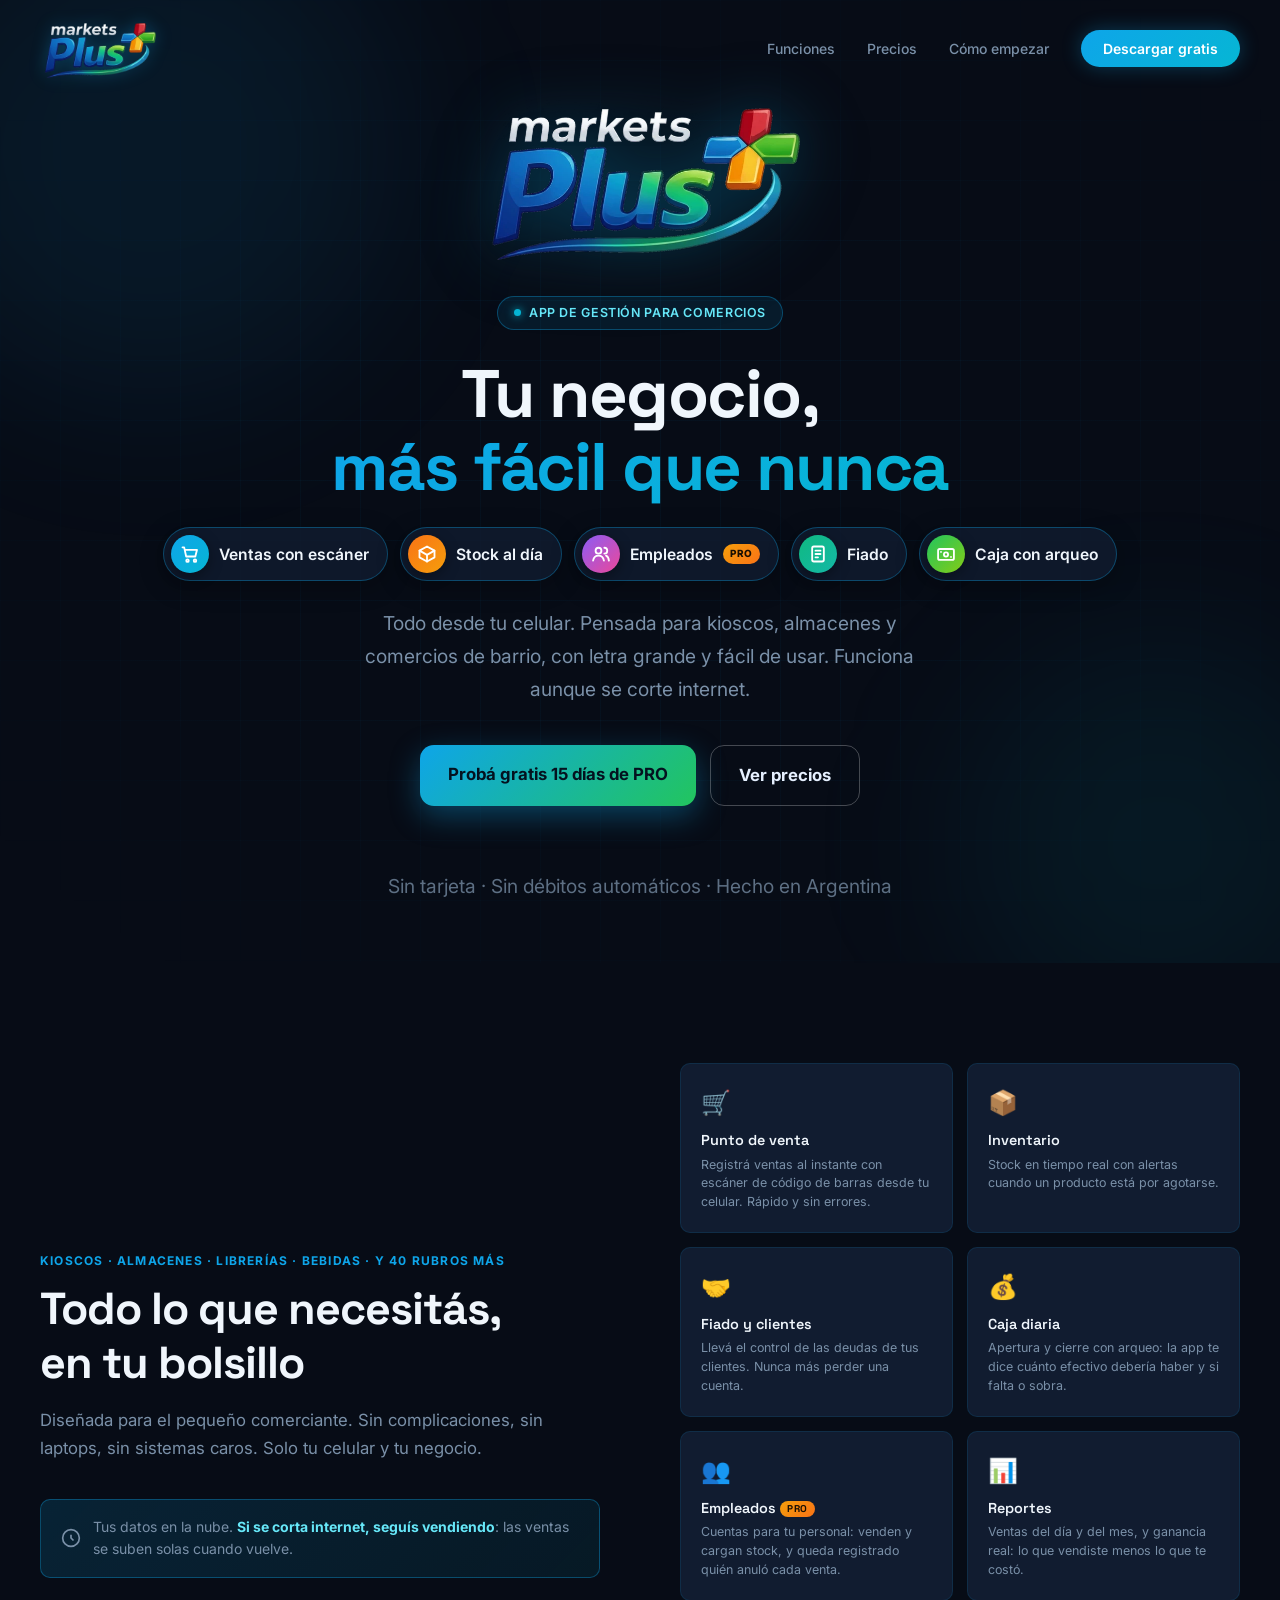
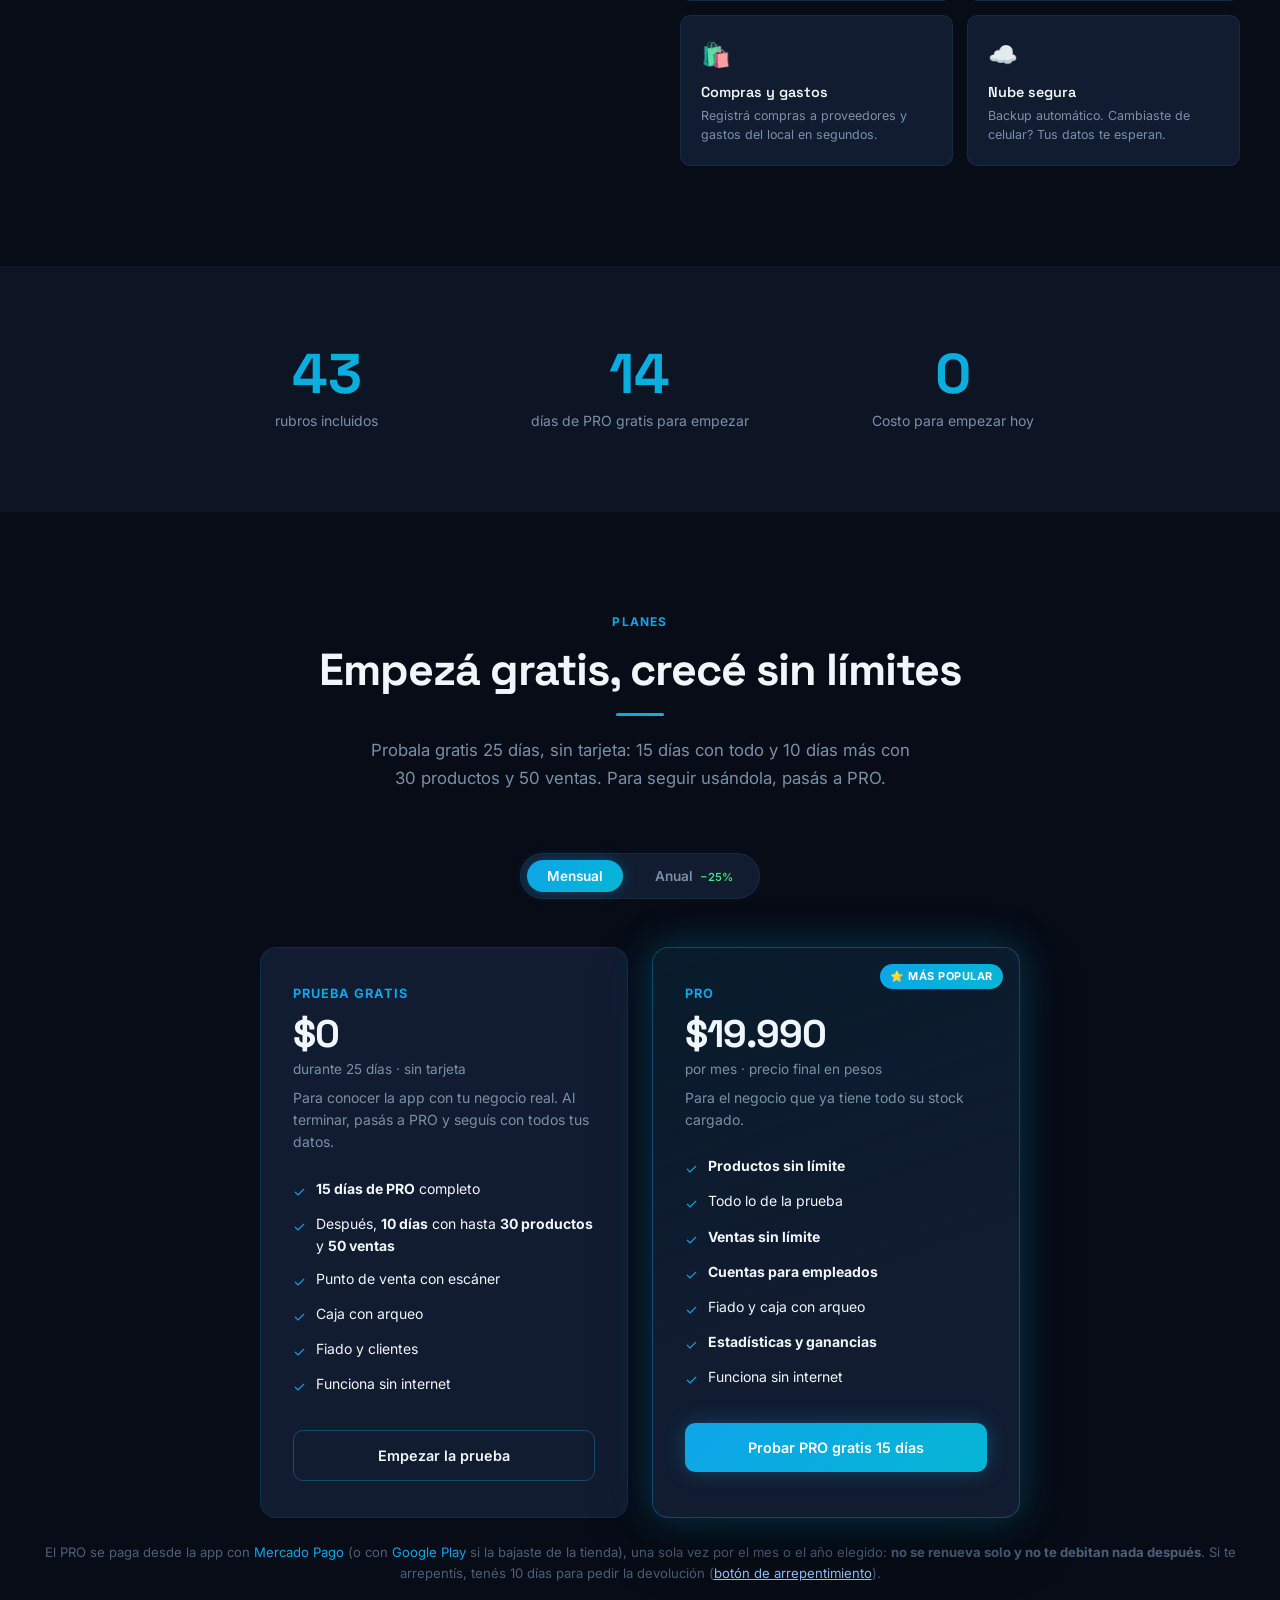
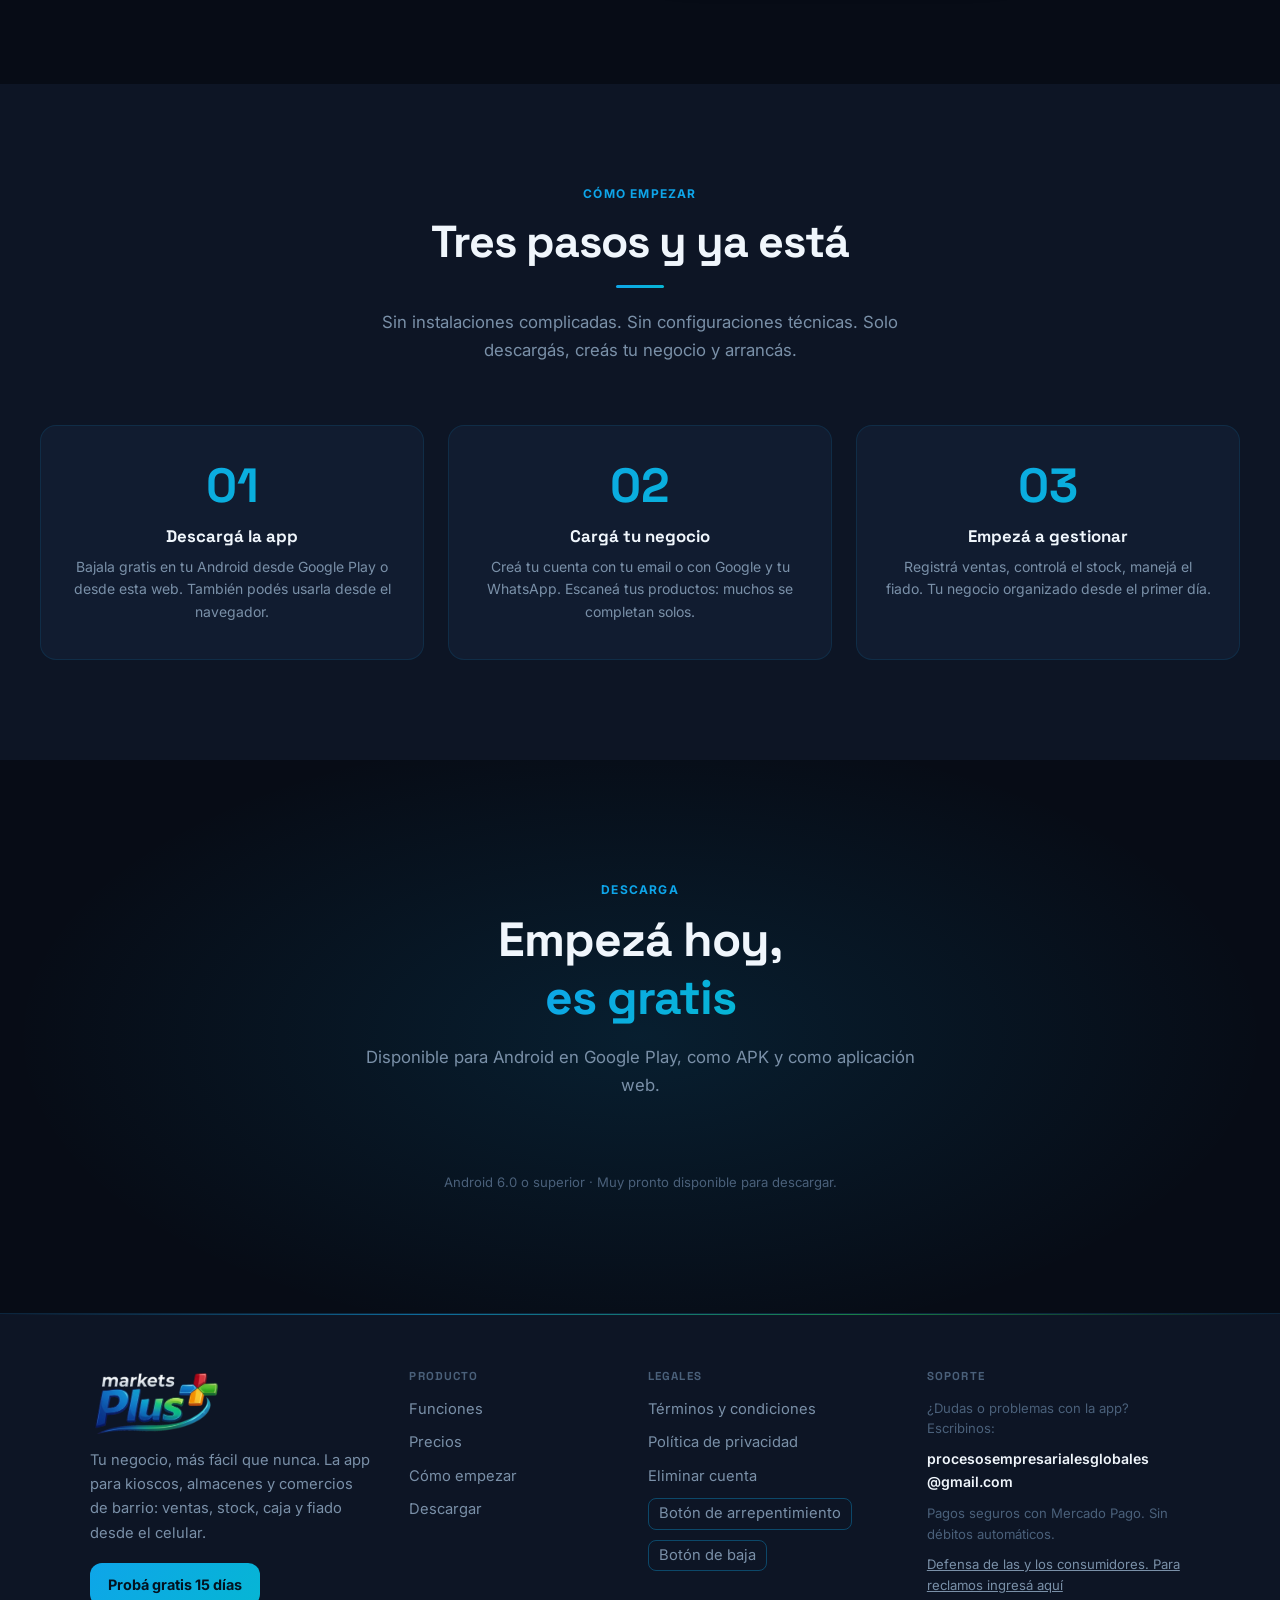
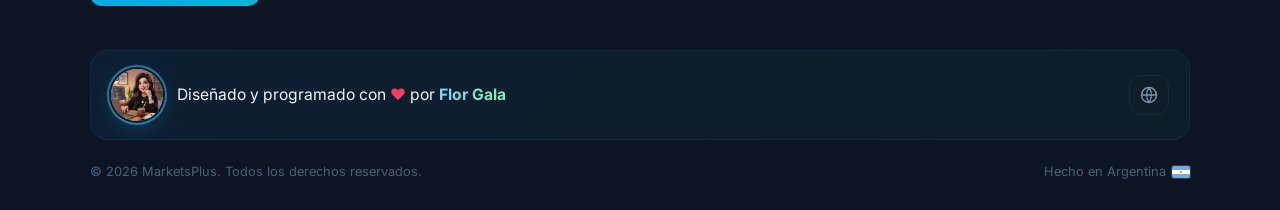
<file: index.html>
<!DOCTYPE html>
<html lang="es">
<head>
<meta charset="UTF-8">
<meta name="viewport" content="width=device-width, initial-scale=1.0">
<title>MarketsPlus — Tu negocio más fácil que nunca</title>
<meta name="description" content="App para kioscos, almacenes y comercios: ventas con escáner, stock, caja con arqueo, fiado y empleados desde el celular. Funciona sin internet. Empezá con 15 días de PRO gratis.">
<meta name="theme-color" content="#0b1220">
<link rel="icon" type="image/png" href="assets/icons/favicon.png?v=2">
<link rel="apple-touch-icon" href="assets/icons/apple-touch-icon.png">
<meta property="og:type" content="website">
<meta property="og:locale" content="es_AR">
<meta property="og:title" content="MarketsPlus — Tu negocio más fácil que nunca">
<meta property="og:description" content="Ventas, stock, caja y fiado desde el celular. Probala gratis.">
<!-- Cuando tengas dominio, poné la dirección completa: https://tudominio.com/assets/img/og-marketsplus.jpg -->
<meta property="og:image" content="assets/img/og-marketsplus.jpg">
<meta name="twitter:card" content="summary_large_image">
<link rel="preconnect" href="https://fonts.googleapis.com">
<link rel="preconnect" href="https://fonts.gstatic.com" crossorigin>
<link href="https://fonts.googleapis.com/css2?family=Space+Grotesk:wght@500;600;700&family=Inter:wght@400;500;600&display=swap" rel="stylesheet">
<link rel="stylesheet" href="css/estilos.css">
<script src="js/main.js"></script>
</head>
<body>

<!-- ===== NAV ===== -->
<nav id="navbar" class="nav" aria-label="Principal">
  <a href="#hero" class="nav-logo"><img src="assets/img/logo-marketplus.webp" alt="MarketsPlus" width="120" height="58"></a>
  <ul class="nav-links">
    <li><a href="#features">Funciones</a></li>
    <li><a href="#pricing">Precios</a></li>
    <li><a href="#steps">Cómo empezar</a></li>
    <li><a href="#download" class="nav-cta">Descargar gratis</a></li>
  </ul>
  <button type="button" class="nav-hamburger" id="hamburger" aria-label="Abrir menú" aria-expanded="false">
    <span></span><span></span><span></span>
  </button>
</nav>

<!-- ===== HERO ===== -->
<section id="hero">
  <div class="hero-grid"></div>
  <div class="hero-orb hero-orb-1"></div>
  <div class="hero-orb hero-orb-2"></div>
  <div class="hero-inner">
    <div class="reveal">
      <img class="hero-logo" src="assets/img/logo-marketplus.webp" alt="MarketsPlus" width="640" height="308">
    </div>
    <div class="hero-badge reveal d1">
      <span class="hero-badge-dot"></span>
      App de gestión para comercios
    </div>
    <h1 class="reveal d2">
      Tu negocio,<br><span class="texto-grad">más fácil que nunca</span>
    </h1>
    <ul class="hero-lista reveal d3" aria-label="Qué podés hacer desde tu celular">
      <li><span class="hero-ico hero-ico--ventas"><svg viewBox="0 0 24 24" aria-hidden="true"><circle cx="9" cy="20" r="1.5"/><circle cx="18" cy="20" r="1.5"/><path d="M3 4h2l2.4 11h11l2-8H6.2"/></svg></span>Ventas con escáner</li>
      <li><span class="hero-ico hero-ico--stock"><svg viewBox="0 0 24 24" aria-hidden="true"><path d="M21 8l-9-5-9 5 9 5 9-5z"/><path d="M3 8v8l9 5 9-5V8"/><path d="M12 13v8"/></svg></span>Stock al día</li>
      <li><span class="hero-ico hero-ico--empleados"><svg viewBox="0 0 24 24" aria-hidden="true"><circle cx="9" cy="8" r="3.5"/><path d="M2.5 20c.6-3.6 3.2-6 6.5-6s5.9 2.4 6.5 6"/><path d="M16 4.5a3.5 3.5 0 0 1 0 7M18 14c2 .7 3.2 2.8 3.5 6"/></svg></span>Empleados <span class="tag-pro">PRO</span></li>
      <li><span class="hero-ico hero-ico--fiado"><svg viewBox="0 0 24 24" aria-hidden="true"><rect x="5" y="3" width="14" height="18" rx="2"/><path d="M9 8h6M9 12h6M9 16h3"/></svg></span>Fiado</li>
      <li><span class="hero-ico hero-ico--caja"><svg viewBox="0 0 24 24" aria-hidden="true"><rect x="2.5" y="6" width="19" height="13" rx="2"/><circle cx="12" cy="12.5" r="2.5"/><path d="M6 9.5h.01M18 15.5h.01"/></svg></span>Caja con arqueo</li>
    </ul>
    <p class="reveal d3">Todo desde tu celular. Pensada para kioscos, almacenes y comercios de barrio, con letra grande y fácil de usar. Funciona aunque se corte internet.</p>
    <div class="hero-ctas reveal d4">
      <a href="#download" class="btn-hero-main">Probá gratis 15 días de PRO</a>
      <a href="#pricing" class="btn-hero-sec">Ver precios</a>
    </div>
    <p class="hero-mini reveal d4">Sin tarjeta · Sin débitos automáticos · Hecho en Argentina</p>
  </div>
</section>

<!-- ===== FEATURES ===== -->
<section id="features">
  <div class="container">
    <div class="features-text reveal-left">
      <p class="section-label">Kioscos · Almacenes · Librerías · Bebidas · y 40 rubros más</p>
      <h2 class="section-title">Todo lo que necesitás,<br>en tu bolsillo</h2>
      <p class="section-sub">
        Diseñada para el pequeño comerciante. Sin complicaciones, sin laptops, sin sistemas caros. Solo tu celular y tu negocio.
      </p>
      <div class="features-highlight">
        <svg width="20" height="20" fill="none" stroke="currentColor" stroke-width="2" viewBox="0 0 24 24"><circle cx="12" cy="12" r="10"/><path d="M12 8v4l3 3"/></svg>
        <span>Tus datos en la nube. <strong>Si se corta internet, seguís vendiendo</strong>: las ventas se suben solas cuando vuelve.</span>
      </div>
    </div>
    <div class="features-grid reveal-right">
      <div class="feat-card">
        <span class="feat-icon">🛒</span>
        <h4>Punto de venta</h4>
        <p>Registrá ventas al instante con escáner de código de barras desde tu celular. Rápido y sin errores.</p>
      </div>
      <div class="feat-card">
        <span class="feat-icon">📦</span>
        <h4>Inventario</h4>
        <p>Stock en tiempo real con alertas cuando un producto está por agotarse.</p>
      </div>
      <div class="feat-card">
        <span class="feat-icon">🤝</span>
        <h4>Fiado y clientes</h4>
        <p>Llevá el control de las deudas de tus clientes. Nunca más perder una cuenta.</p>
      </div>
      <div class="feat-card">
        <span class="feat-icon">💰</span>
        <h4>Caja diaria</h4>
        <p>Apertura y cierre con arqueo: la app te dice cuánto efectivo debería haber y si falta o sobra.</p>
      </div>
      <div class="feat-card">
        <span class="feat-icon">👥</span>
        <h4>Empleados <span class="tag-pro">PRO</span></h4>
        <p>Cuentas para tu personal: venden y cargan stock, y queda registrado quién anuló cada venta.</p>
      </div>
      <div class="feat-card">
        <span class="feat-icon">📊</span>
        <h4>Reportes</h4>
        <p>Ventas del día y del mes, y ganancia real: lo que vendiste menos lo que te costó.</p>
      </div>
      <div class="feat-card">
        <span class="feat-icon">🛍️</span>
        <h4>Compras y gastos</h4>
        <p>Registrá compras a proveedores y gastos del local en segundos.</p>
      </div>
      <div class="feat-card">
        <span class="feat-icon">☁️</span>
        <h4>Nube segura</h4>
        <p>Backup automático. Cambiaste de celular? Tus datos te esperan.</p>
      </div>
    </div>
  </div>
</section>

<!-- ===== STATS ===== -->
<section id="stats">
  <div class="container">
    <div class="stats-grid">
      <div class="reveal">
        <div class="stat-number texto-grad" data-target="45">45</div>
        <div class="stat-label">rubros incluidos</div>
      </div>
      <div class="reveal d3">
        <div class="stat-number texto-grad" data-target="15">15</div>
        <div class="stat-label">días de PRO gratis para empezar</div>
      </div>
      <div class="reveal d4">
        <div class="stat-number texto-grad" data-target="0">0</div>
        <div class="stat-label">Costo para empezar hoy</div>
      </div>
    </div>
  </div>
</section>

<!-- ===== PRICING ===== -->
<section id="pricing">
  <div class="container centrado">
    <p class="section-label reveal">Planes</p>
    <h2 class="section-title reveal d1">Empezá gratis, crecé sin límites</h2>
    <div class="divider reveal d1"></div>
    <p class="section-sub reveal d2">
      Probala gratis 25 días, sin tarjeta: 15 días con todo y 10 días más con 30 productos y 50 ventas. Para seguir usándola, pasás a PRO.
    </p>

    <div class="reveal d3">
      <div class="pricing-toggle">
        <button type="button" class="toggle-btn active" data-plan="monthly" aria-pressed="true">Mensual</button>
        <button type="button" class="toggle-btn" data-plan="annual" aria-pressed="false">Anual <span class="toggle-save">−25%</span></button>
      </div>
    </div>

    <div class="plans-grid reveal d4">
      <!-- FREE -->
      <div class="plan-card">
        <div class="plan-name">Prueba gratis</div>
        <div class="plan-price-wrap">
          <div class="plan-price">$0</div>
        </div>
        <div class="plan-period">durante 25 días · sin tarjeta</div>
        <p class="plan-desc">Para conocer la app con tu negocio real. Al terminar, pasás a PRO y seguís con todos tus datos.</p>
        <ul class="plan-features">
          <li><span class="check">✓</span> <span><strong>15 días de PRO</strong> completo</span></li>
          <li><span class="check">✓</span> <span>Después, <strong>10 días</strong> con hasta <strong>30 productos</strong> y <strong>50 ventas</strong></span></li>
          <li><span class="check">✓</span> <span>Punto de venta con escáner</span></li>
          <li><span class="check">✓</span> <span>Caja con arqueo</span></li>
          <li><span class="check">✓</span> <span>Fiado y clientes</span></li>
          <li><span class="check">✓</span> <span>Funciona sin internet</span></li>
        </ul>
        <a href="#download" class="btn-plan-free">Empezar la prueba</a>
      </div>

      <!-- PRO -->
      <div class="plan-card featured">
        <div class="plan-name">Pro</div>
        <div class="plan-price-wrap">
          <div class="plan-price monthly">$19.990</div>
          <div class="plan-price annual">$180.000</div>
        </div>
        <div class="plan-period monthly">por mes · precio final en pesos</div>
        <div class="plan-period annual">por año (equivale a $15.000 por mes)</div>
        <div class="plan-save annual">Ahorrás $59.880 contra 12 meses sueltos</div>
        <p class="plan-desc">Para el negocio que ya tiene todo su stock cargado.</p>
        <ul class="plan-features">
          <li><span class="check">✓</span> <span><strong>Productos sin límite</strong></span></li>
          <li><span class="check">✓</span> <span>Todo lo de la prueba</span></li>
          <li><span class="check">✓</span> <span><strong>Ventas sin límite</strong></span></li>
          <li><span class="check">✓</span> <span><strong>Cuentas para empleados</strong></span></li>
          <li><span class="check">✓</span> <span>Fiado y caja con arqueo</span></li>
          <li><span class="check">✓</span> <span><strong>Estadísticas y ganancias</strong></span></li>
          <li><span class="check">✓</span> <span>Funciona sin internet</span></li>
        </ul>
        <a href="#download" class="btn-plan-pro">Probar PRO gratis 15 días</a>
      </div>
    </div>
    <p class="pricing-note reveal">El PRO se paga desde la app con <span>Mercado Pago</span> (o con <span>Google Play</span> si la bajaste de la tienda), una sola vez por el mes o el año elegido: <strong>no se renueva solo y no te debitan nada después</strong>. Si te arrepentís, tenés 10 días para pedir la devolución (<a href="arrepentimiento.html">botón de arrepentimiento</a>).</p>
  </div>
</section>

<!-- ===== STEPS ===== -->
<section id="steps">
  <div class="container centrado">
    <p class="section-label reveal">Cómo empezar</p>
    <h2 class="section-title reveal d1">Tres pasos y ya está</h2>
    <div class="divider reveal d1"></div>
    <p class="section-sub reveal d2">Sin instalaciones complicadas. Sin configuraciones técnicas. Solo descargás, creás tu negocio y arrancás.</p>
    <div class="steps-grid">
      <div class="step-card reveal">
        <div class="step-num texto-grad">01</div>
        <h3>Descargá la app</h3>
        <p>Bajala gratis en tu Android desde Google Play o desde esta web. También podés usarla desde el navegador.</p>
      </div>
      <div class="step-card reveal d2">
        <div class="step-num texto-grad">02</div>
        <h3>Cargá tu negocio</h3>
        <p>Creá tu cuenta con tu email o con Google y tu WhatsApp. Escaneá tus productos: muchos se completan solos.</p>
      </div>
      <div class="step-card reveal d4">
        <div class="step-num texto-grad">03</div>
        <h3>Empezá a gestionar</h3>
        <p>Registrá ventas, controlá el stock, manejá el fiado. Tu negocio organizado desde el primer día.</p>
      </div>
    </div>
  </div>
</section>

<!-- ===== DOWNLOAD CTA ===== -->
<section id="download">
  <div class="container">
    <p class="section-label reveal">Descarga</p>
    <h2 class="section-title reveal d1">
      Empezá hoy,<br><span class="texto-grad">es gratis</span>
    </h2>
    <p class="section-sub reveal d2">
      Disponible para Android en Google Play, como APK y como aplicación web.
    </p>
    <div class="download-btns reveal d4">
      <a href="#" class="btn-apk" data-link="play">
        <svg width="22" height="22" fill="none" stroke="currentColor" stroke-width="2" viewBox="0 0 24 24"><path d="M5 3l14 9-14 9V3z"/></svg>
        Bajala en Google Play
      </a>
      <a href="#" class="btn-web" data-link="apk">
        <svg width="22" height="22" fill="none" stroke="currentColor" stroke-width="2" viewBox="0 0 24 24"><rect x="5" y="2" width="14" height="20" rx="3"/><path d="M12 17h.01"/></svg>
        Descargar APK Android
      </a>
      <a href="#" class="btn-web" data-link="app">
        <svg width="22" height="22" fill="none" stroke="currentColor" stroke-width="2" viewBox="0 0 24 24"><circle cx="12" cy="12" r="10"/><path d="M2 12h20M12 2c-4 6-4 14 0 20M12 2c4 6 4 14 0 20"/></svg>
        Acceder desde la web
      </a>
    </div>
    <p class="download-note reveal d5">
      Android 6.0 o superior · <span id="dl-pronto" class="oculto">Muy pronto disponible para descargar.</span>
    </p>
  </div>
</section>

<!-- ===== FOOTER ===== -->
<footer class="site-footer">
  <div class="sf-grid">
    <div class="sf-brand">
      <a href="#hero" class="sf-logo"><img src="assets/img/logo-marketplus.webp" alt="MarketsPlus" width="150" height="72"></a>
      <p>Tu negocio, más fácil que nunca. La app para kioscos, almacenes y comercios de barrio: ventas, stock, caja y fiado desde el celular.</p>
      <a href="#download" class="sf-cta">Probá gratis 15 días</a>
    </div>

    <div class="sf-col" role="navigation" aria-label="Producto">
      <h4>Producto</h4>
      <a href="#features">Funciones</a>
      <a href="#pricing">Precios</a>
      <a href="#steps">Cómo empezar</a>
      <a href="#download">Descargar</a>
    </div>

    <div class="sf-col" role="navigation" aria-label="Legales">
      <h4>Legales</h4>
      <a href="terminos.html">Términos y condiciones</a>
      <a href="privacidad.html">Política de privacidad</a>
      <a href="eliminar-cuenta.html">Eliminar cuenta</a>
      <a href="arrepentimiento.html" class="sf-pill">Botón de arrepentimiento</a>
      <a href="eliminar-cuenta.html#baja" class="sf-pill">Botón de baja</a>
    </div>

    <div class="sf-col">
      <h4>Soporte</h4>
      <p class="sf-small">¿Dudas o problemas con la app? Escribinos:</p>
      <span class="sf-mail">procesosempresarialesglobales<wbr>@gmail.com</span>
      <p class="sf-small">Pagos seguros con Mercado Pago. Sin débitos automáticos.</p>
      <a class="sf-defensa" href="https://www.argentina.gob.ar/produccion/defensadelconsumidor/formulario" target="_blank" rel="noopener">Defensa de las y los consumidores. Para reclamos ingresá aquí</a>
    </div>
  </div>

  <div class="sf-credit">
    <a class="sf-dev" href="https://mariaflorenciagala.netlify.app/" target="_blank" rel="noopener" aria-label="Portfolio de Flor Gala">
      <span class="sf-avatar" aria-hidden="true">
        <span>MFG</span>
        <span class="sf-avatar-foto"></span>
      </span>
      <span class="sf-dev-line">Diseñado y programado con <span class="sf-heart">♥</span> por <strong>Flor Gala</strong></span>
    </a>
    <a class="sf-web" href="https://mariaflorenciagala.netlify.app/" target="_blank" rel="noopener" aria-label="Portfolio de Flor Gala">
      <svg width="18" height="18" viewBox="0 0 24 24" fill="none" stroke="currentColor" stroke-width="2" aria-hidden="true"><circle cx="12" cy="12" r="10"/><path d="M2 12h20M12 2c-4 6-4 14 0 20M12 2c4 6 4 14 0 20"/></svg>
    </a>
  </div>

  <div class="sf-bottom">
    <span>© 2026 MarketsPlus. Todos los derechos reservados.</span>
    <span class="sf-hecho">Hecho en Argentina <svg class="sf-flag" viewBox="0 0 18 12" width="18" height="12" aria-hidden="true"><rect width="18" height="12" fill="#74acdf"/><rect y="4" width="18" height="4" fill="#fff"/><circle cx="9" cy="6" r="1.3" fill="#f6b40e"/></svg></span>
  </div>
</footer>

</body>
</html>
</file>
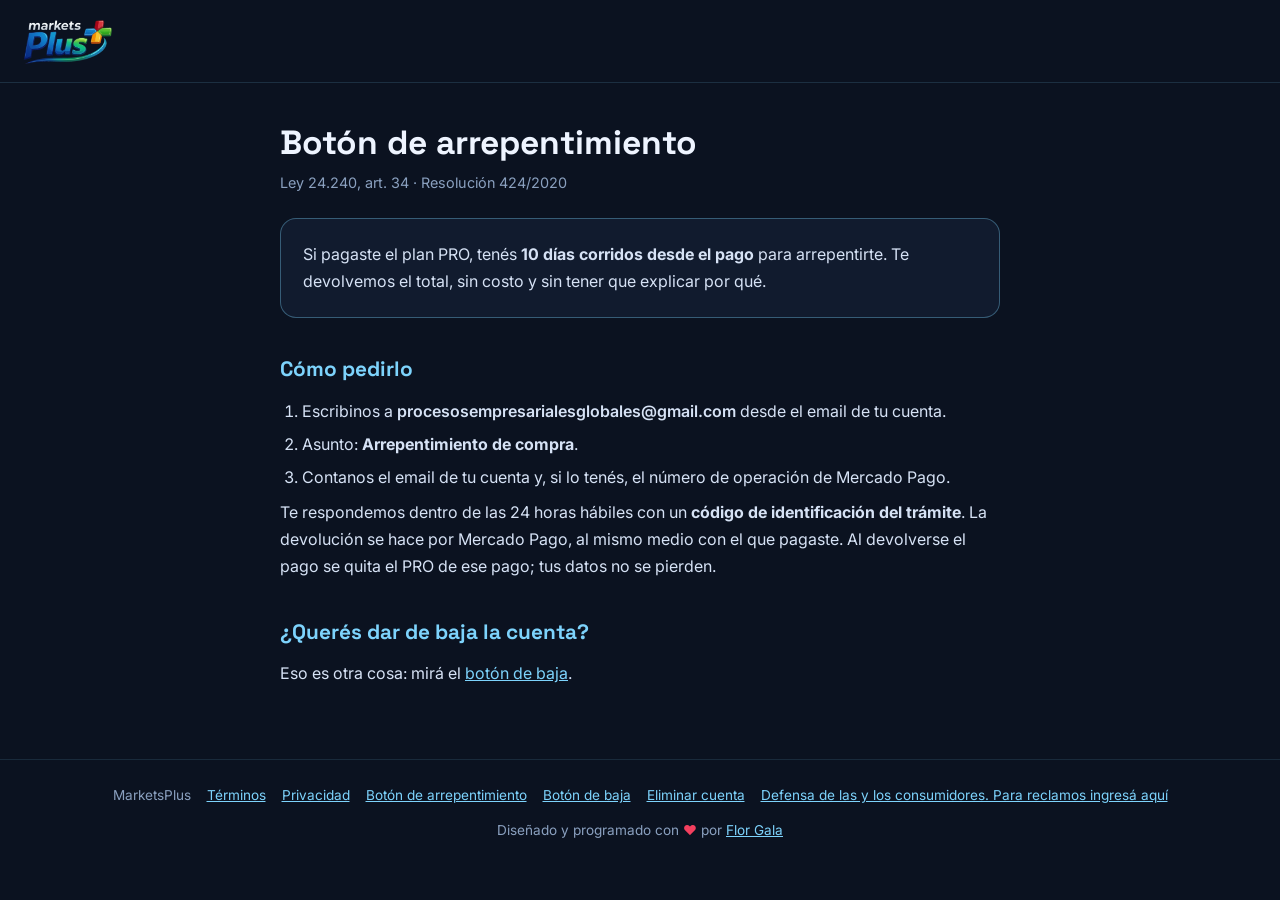
<file: arrepentimiento.html>
<!DOCTYPE html>
<html lang="es">
<head>
<meta charset="UTF-8">
<meta name="viewport" content="width=device-width, initial-scale=1.0">
<title>Botón de arrepentimiento — MarketsPlus</title>
<meta name="description" content="Cómo pedir la devolución del plan PRO de MarketsPlus dentro de los 10 días.">
<link rel="icon" type="image/png" href="assets/icons/favicon.png?v=2">
<link rel="apple-touch-icon" href="assets/icons/apple-touch-icon.png">
<link href="https://fonts.googleapis.com/css2?family=Space+Grotesk:wght@600;700&family=Inter:wght@400;500;600&display=swap" rel="stylesheet">
<link rel="stylesheet" href="css/legales.css">
</head>
<body>
<header><a href="index.html"><img src="assets/img/logo-marketplus.webp" alt="MarketsPlus" width="96" height="46"></a></header>
<main>
<h1>Botón de arrepentimiento</h1>
<p class="fecha">Ley 24.240, art. 34 · Resolución 424/2020</p>

<div class="caja">
<p>Si pagaste el plan PRO, tenés <b>10 días corridos desde el pago</b> para arrepentirte. Te devolvemos el total, sin costo y sin tener que explicar por qué.</p>
</div>

<h2>Cómo pedirlo</h2>
<ol>
<li>Escribinos a <span class="mail">procesosempresarialesglobales@gmail.com</span> desde el email de tu cuenta.</li>
<li>Asunto: <b>Arrepentimiento de compra</b>.</li>
<li>Contanos el email de tu cuenta y, si lo tenés, el número de operación de Mercado Pago.</li>
</ol>
<p>Te respondemos dentro de las 24 horas hábiles con un <b>código de identificación del trámite</b>. La devolución se hace por Mercado Pago, al mismo medio con el que pagaste. Al devolverse el pago se quita el PRO de ese pago; tus datos no se pierden.</p>

<h2>¿Querés dar de baja la cuenta?</h2>
<p>Eso es otra cosa: mirá el <a href="eliminar-cuenta.html#baja">botón de baja</a>.</p>
</main>
<footer>
<span>MarketsPlus</span>
<a href="terminos.html">Términos</a>
<a href="privacidad.html">Privacidad</a>
<a href="arrepentimiento.html">Botón de arrepentimiento</a>
<a href="eliminar-cuenta.html#baja">Botón de baja</a>
<a href="eliminar-cuenta.html">Eliminar cuenta</a>
<a href="https://www.argentina.gob.ar/produccion/defensadelconsumidor/formulario" target="_blank" rel="noopener">Defensa de las y los consumidores. Para reclamos ingresá aquí</a>
<span class="pie-salto"></span><span>Diseñado y programado con <span class="corazon">♥</span> por <a href="https://mariaflorenciagala.netlify.app/" target="_blank" rel="noopener">Flor Gala</a></span>
</footer>
</body>
</html>
</file>
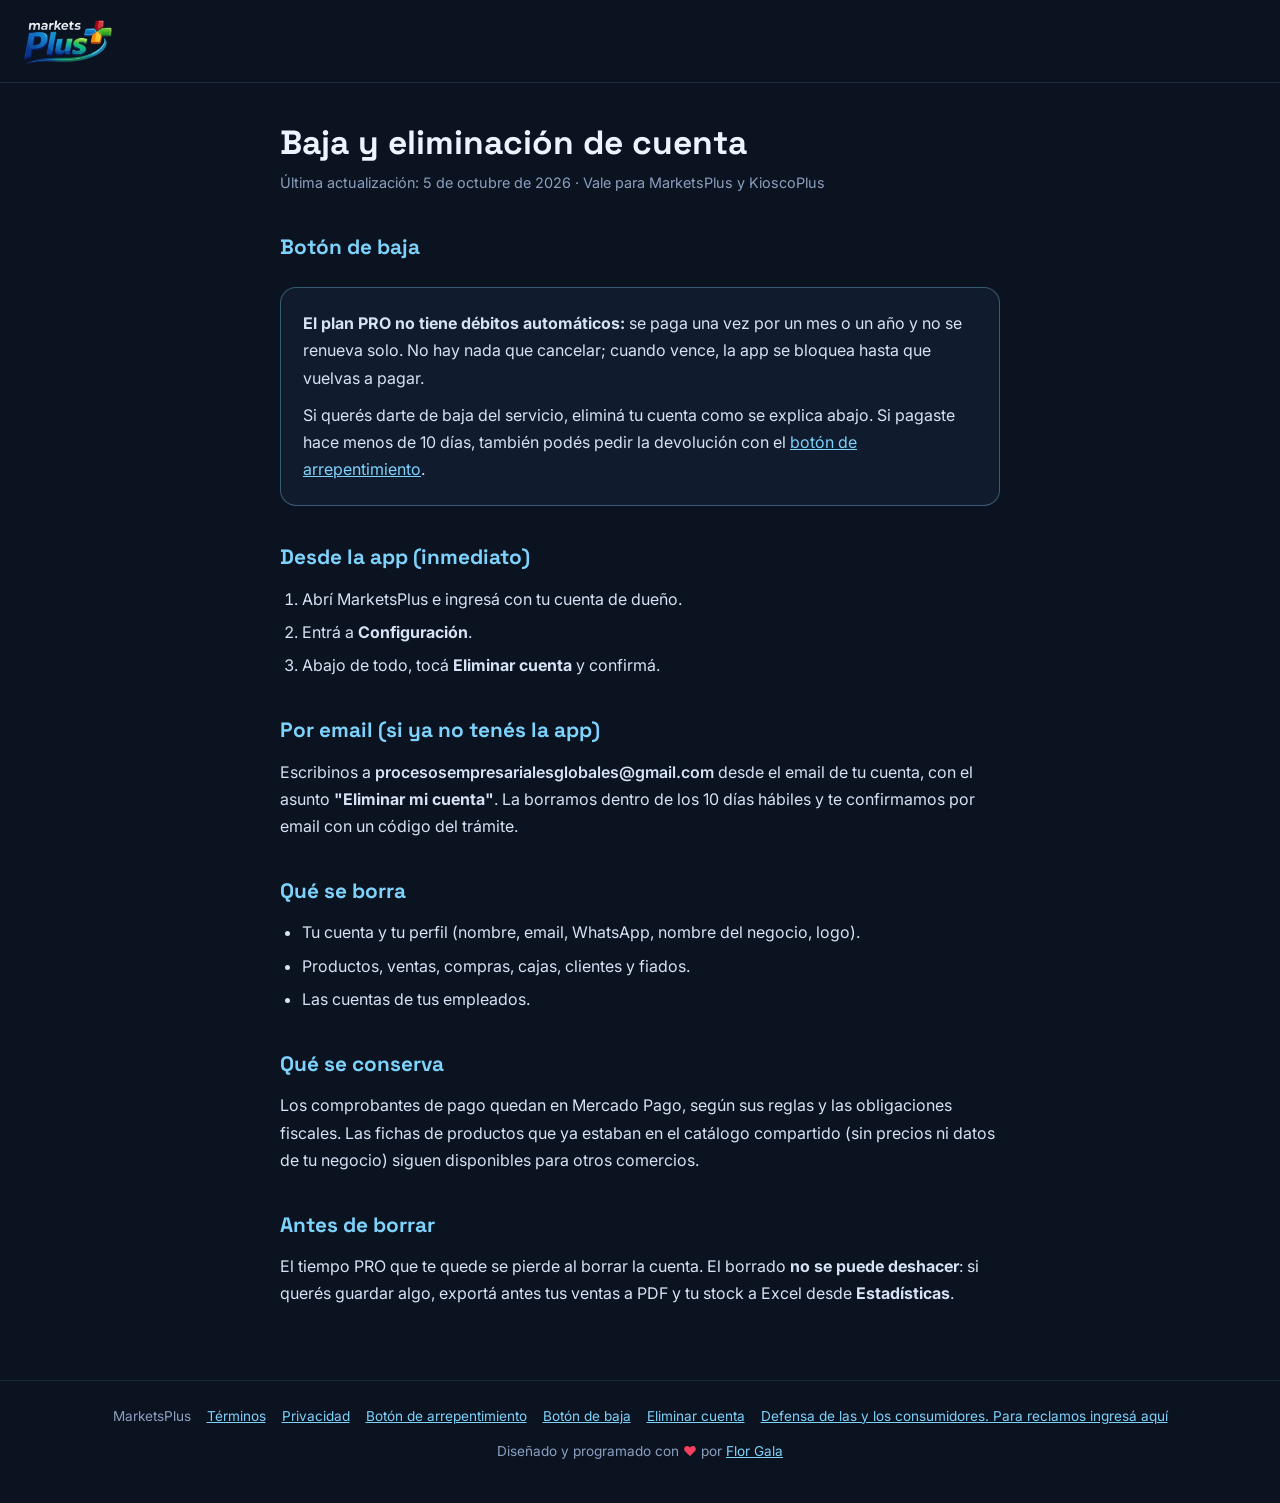
<file: eliminar-cuenta.html>
<!DOCTYPE html>
<html lang="es">
<head>
<meta charset="UTF-8">
<meta name="viewport" content="width=device-width, initial-scale=1.0">
<title>Eliminar cuenta y baja — MarketsPlus</title>
<meta name="description" content="Cómo dar de baja el plan o eliminar tu cuenta de MarketsPlus y qué datos se borran.">
<link rel="icon" type="image/png" href="assets/icons/favicon.png?v=2">
<link rel="apple-touch-icon" href="assets/icons/apple-touch-icon.png">
<link href="https://fonts.googleapis.com/css2?family=Space+Grotesk:wght@600;700&family=Inter:wght@400;500;600&display=swap" rel="stylesheet">
<link rel="stylesheet" href="css/legales.css">
</head>
<body>
<header><a href="index.html"><img src="assets/img/logo-marketplus.webp" alt="MarketsPlus" width="96" height="46"></a></header>
<main>
<h1>Baja y eliminación de cuenta</h1>
<p class="fecha">Última actualización: 5 de octubre de 2026 · Vale para MarketsPlus y KioscoPlus</p>

<h2 id="baja">Botón de baja</h2>
<div class="caja">
<p><b>El plan PRO no tiene débitos automáticos:</b> se paga una vez por un mes o un año y no se renueva solo. No hay nada que cancelar; cuando vence, la app se bloquea hasta que vuelvas a pagar.</p>
<p>Si querés darte de baja del servicio, eliminá tu cuenta como se explica abajo. Si pagaste hace menos de 10 días, también podés pedir la devolución con el <a href="arrepentimiento.html">botón de arrepentimiento</a>.</p>
</div>

<h2>Desde la app (inmediato)</h2>
<ol>
<li>Abrí MarketsPlus e ingresá con tu cuenta de dueño.</li>
<li>Entrá a <b>Configuración</b>.</li>
<li>Abajo de todo, tocá <b>Eliminar cuenta</b> y confirmá.</li>
</ol>

<h2>Por email (si ya no tenés la app)</h2>
<p>Escribinos a <span class="mail">procesosempresarialesglobales@gmail.com</span> desde el email de tu cuenta, con el asunto <b>"Eliminar mi cuenta"</b>. La borramos dentro de los 10 días hábiles y te confirmamos por email con un código del trámite.</p>

<h2>Qué se borra</h2>
<ul>
<li>Tu cuenta y tu perfil (nombre, email, WhatsApp, nombre del negocio, logo).</li>
<li>Productos, ventas, compras, cajas, clientes y fiados.</li>
<li>Las cuentas de tus empleados.</li>
</ul>

<h2>Qué se conserva</h2>
<p>Los comprobantes de pago quedan en Mercado Pago, según sus reglas y las obligaciones fiscales. Las fichas de productos que ya estaban en el catálogo compartido (sin precios ni datos de tu negocio) siguen disponibles para otros comercios.</p>

<h2>Antes de borrar</h2>
<p>El tiempo PRO que te quede se pierde al borrar la cuenta. El borrado <b>no se puede deshacer</b>: si querés guardar algo, exportá antes tus ventas a PDF y tu stock a Excel desde <b>Estadísticas</b>.</p>
</main>
<footer>
<span>MarketsPlus</span>
<a href="terminos.html">Términos</a>
<a href="privacidad.html">Privacidad</a>
<a href="arrepentimiento.html">Botón de arrepentimiento</a>
<a href="eliminar-cuenta.html#baja">Botón de baja</a>
<a href="eliminar-cuenta.html">Eliminar cuenta</a>
<a href="https://www.argentina.gob.ar/produccion/defensadelconsumidor/formulario" target="_blank" rel="noopener">Defensa de las y los consumidores. Para reclamos ingresá aquí</a>
<span class="pie-salto"></span><span>Diseñado y programado con <span class="corazon">♥</span> por <a href="https://mariaflorenciagala.netlify.app/" target="_blank" rel="noopener">Flor Gala</a></span>
</footer>
</body>
</html>
</file>
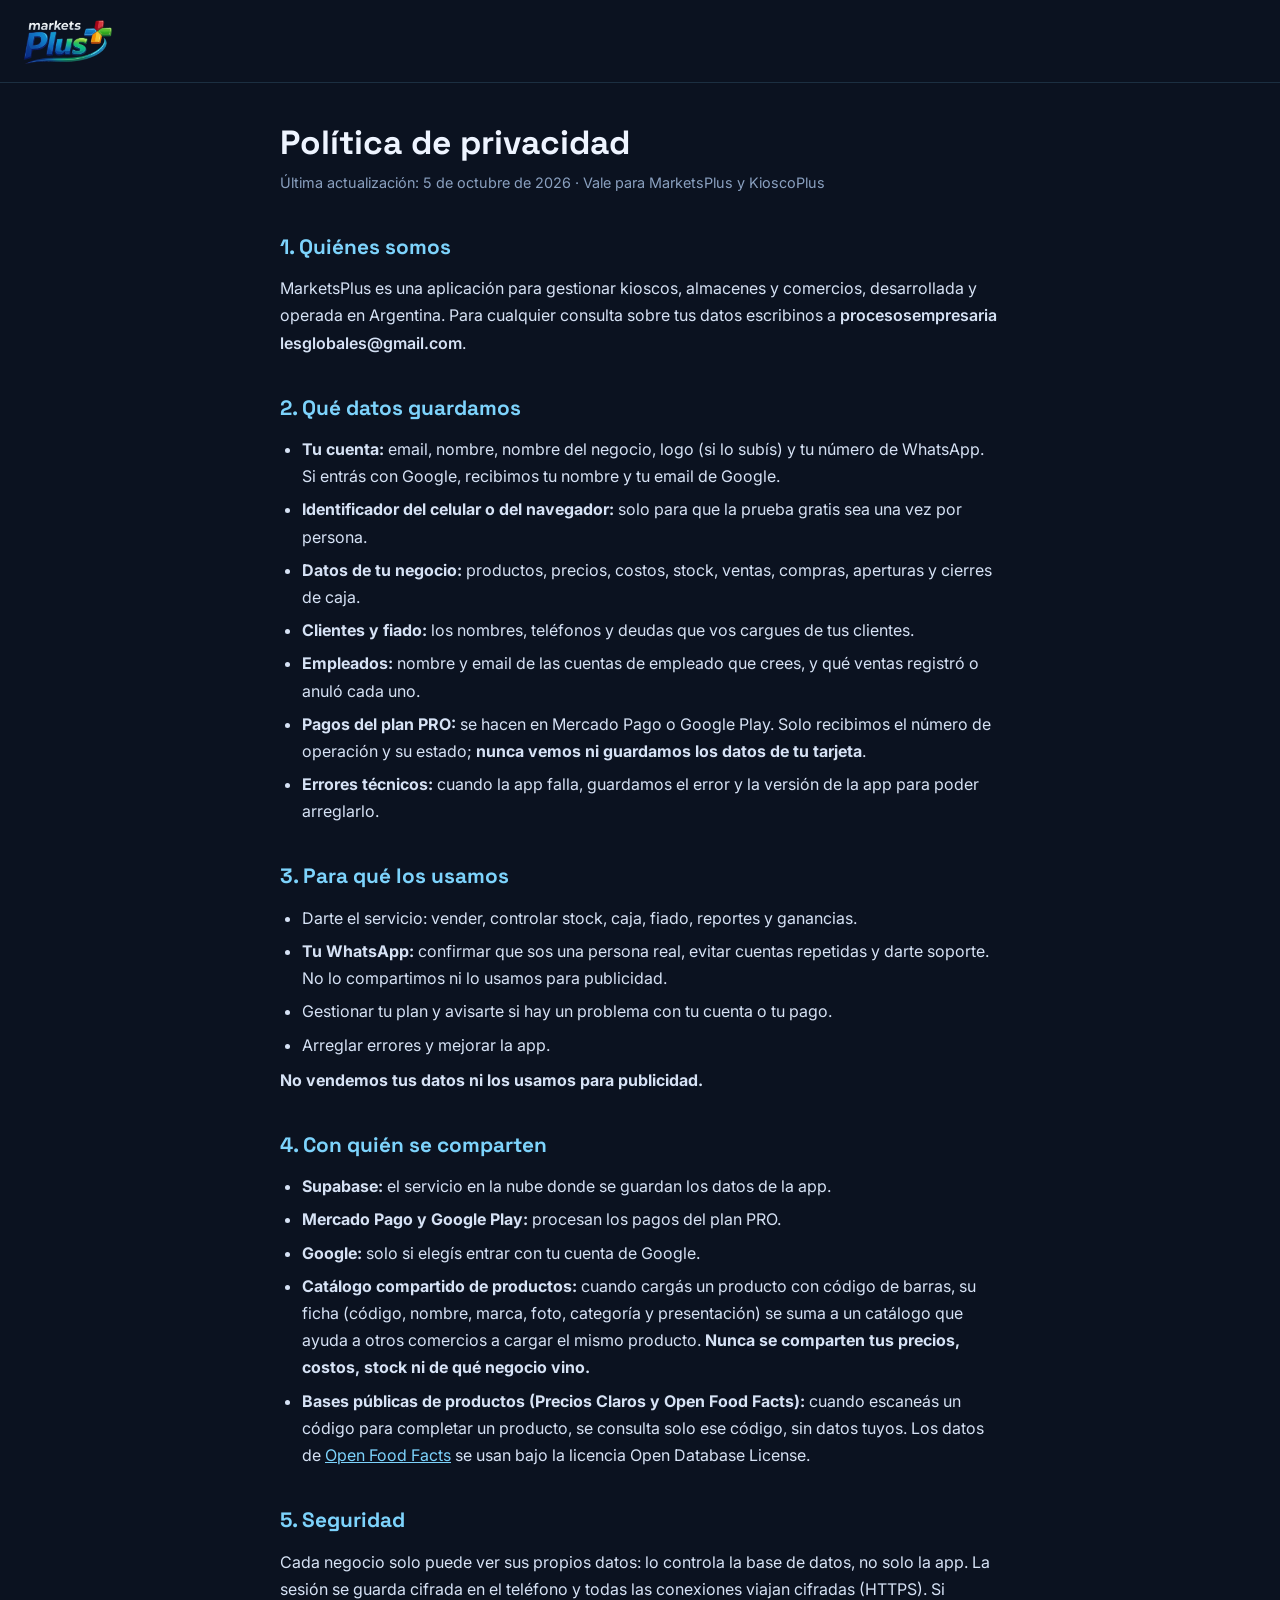
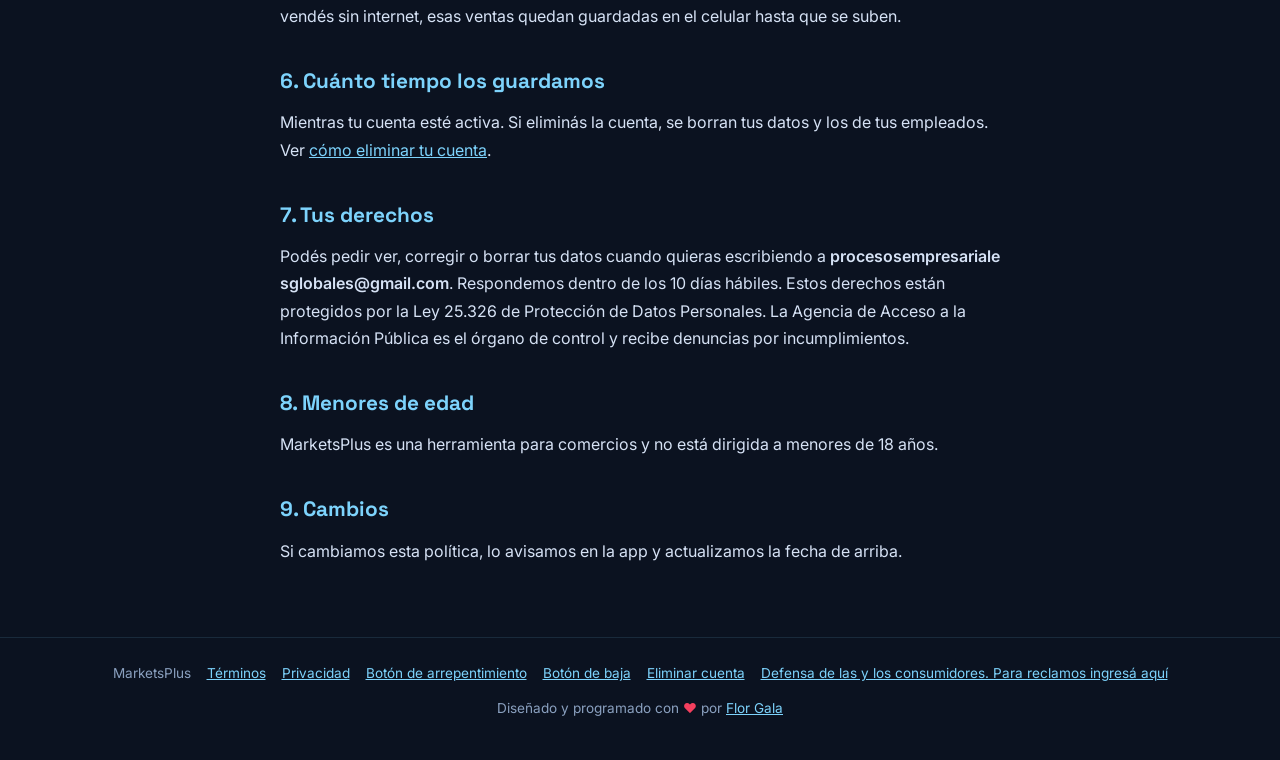
<file: privacidad.html>
<!DOCTYPE html>
<html lang="es">
<head>
<meta charset="UTF-8">
<meta name="viewport" content="width=device-width, initial-scale=1.0">
<title>Política de privacidad — MarketsPlus</title>
<meta name="description" content="Qué datos guarda MarketsPlus, para qué los usa y cómo pedir verlos o borrarlos.">
<link rel="icon" type="image/png" href="assets/icons/favicon.png?v=2">
<link rel="apple-touch-icon" href="assets/icons/apple-touch-icon.png">
<link href="https://fonts.googleapis.com/css2?family=Space+Grotesk:wght@600;700&family=Inter:wght@400;500;600&display=swap" rel="stylesheet">
<link rel="stylesheet" href="css/legales.css">
</head>
<body>
<header><a href="index.html"><img src="assets/img/logo-marketplus.webp" alt="MarketsPlus" width="96" height="46"></a></header>
<main>
<h1>Política de privacidad</h1>
<p class="fecha">Última actualización: 5 de octubre de 2026 · Vale para MarketsPlus y KioscoPlus</p>

<h2>1. Quiénes somos</h2>
<p>MarketsPlus es una aplicación para gestionar kioscos, almacenes y comercios, desarrollada y operada en Argentina. Para cualquier consulta sobre tus datos escribinos a <span class="mail">procesosempresarialesglobales@gmail.com</span>.</p>

<h2>2. Qué datos guardamos</h2>
<ul>
<li><b>Tu cuenta:</b> email, nombre, nombre del negocio, logo (si lo subís) y tu número de WhatsApp. Si entrás con Google, recibimos tu nombre y tu email de Google.</li>
<li><b>Identificador del celular o del navegador:</b> solo para que la prueba gratis sea una vez por persona.</li>
<li><b>Datos de tu negocio:</b> productos, precios, costos, stock, ventas, compras, aperturas y cierres de caja.</li>
<li><b>Clientes y fiado:</b> los nombres, teléfonos y deudas que vos cargues de tus clientes.</li>
<li><b>Empleados:</b> nombre y email de las cuentas de empleado que crees, y qué ventas registró o anuló cada uno.</li>
<li><b>Pagos del plan PRO:</b> se hacen en Mercado Pago o Google Play. Solo recibimos el número de operación y su estado; <b>nunca vemos ni guardamos los datos de tu tarjeta</b>.</li>
<li><b>Errores técnicos:</b> cuando la app falla, guardamos el error y la versión de la app para poder arreglarlo.</li>
</ul>

<h2>3. Para qué los usamos</h2>
<ul>
<li>Darte el servicio: vender, controlar stock, caja, fiado, reportes y ganancias.</li>
<li><b>Tu WhatsApp:</b> confirmar que sos una persona real, evitar cuentas repetidas y darte soporte. No lo compartimos ni lo usamos para publicidad.</li>
<li>Gestionar tu plan y avisarte si hay un problema con tu cuenta o tu pago.</li>
<li>Arreglar errores y mejorar la app.</li>
</ul>
<p><b>No vendemos tus datos ni los usamos para publicidad.</b></p>

<h2>4. Con quién se comparten</h2>
<ul>
<li><b>Supabase:</b> el servicio en la nube donde se guardan los datos de la app.</li>
<li><b>Mercado Pago y Google Play:</b> procesan los pagos del plan PRO.</li>
<li><b>Google:</b> solo si elegís entrar con tu cuenta de Google.</li>
<li><b>Catálogo compartido de productos:</b> cuando cargás un producto con código de barras, su ficha (código, nombre, marca, foto, categoría y presentación) se suma a un catálogo que ayuda a otros comercios a cargar el mismo producto. <b>Nunca se comparten tus precios, costos, stock ni de qué negocio vino.</b></li>
<li><b>Bases públicas de productos (Precios Claros y Open Food Facts):</b> cuando escaneás un código para completar un producto, se consulta solo ese código, sin datos tuyos. Los datos de <a href="https://world.openfoodfacts.org" target="_blank" rel="noopener">Open Food Facts</a> se usan bajo la licencia Open Database License.</li>
</ul>

<h2>5. Seguridad</h2>
<p>Cada negocio solo puede ver sus propios datos: lo controla la base de datos, no solo la app. La sesión se guarda cifrada en el teléfono y todas las conexiones viajan cifradas (HTTPS). Si vendés sin internet, esas ventas quedan guardadas en el celular hasta que se suben.</p>

<h2>6. Cuánto tiempo los guardamos</h2>
<p>Mientras tu cuenta esté activa. Si eliminás la cuenta, se borran tus datos y los de tus empleados. Ver <a href="eliminar-cuenta.html">cómo eliminar tu cuenta</a>.</p>

<h2>7. Tus derechos</h2>
<p>Podés pedir ver, corregir o borrar tus datos cuando quieras escribiendo a <span class="mail">procesosempresarialesglobales@gmail.com</span>. Respondemos dentro de los 10 días hábiles. Estos derechos están protegidos por la Ley 25.326 de Protección de Datos Personales. La Agencia de Acceso a la Información Pública es el órgano de control y recibe denuncias por incumplimientos.</p>

<h2>8. Menores de edad</h2>
<p>MarketsPlus es una herramienta para comercios y no está dirigida a menores de 18 años.</p>

<h2>9. Cambios</h2>
<p>Si cambiamos esta política, lo avisamos en la app y actualizamos la fecha de arriba.</p>
</main>
<footer>
<span>MarketsPlus</span>
<a href="terminos.html">Términos</a>
<a href="privacidad.html">Privacidad</a>
<a href="arrepentimiento.html">Botón de arrepentimiento</a>
<a href="eliminar-cuenta.html#baja">Botón de baja</a>
<a href="eliminar-cuenta.html">Eliminar cuenta</a>
<a href="https://www.argentina.gob.ar/produccion/defensadelconsumidor/formulario" target="_blank" rel="noopener">Defensa de las y los consumidores. Para reclamos ingresá aquí</a>
<span class="pie-salto"></span><span>Diseñado y programado con <span class="corazon">♥</span> por <a href="https://mariaflorenciagala.netlify.app/" target="_blank" rel="noopener">Flor Gala</a></span>
</footer>
</body>
</html>
</file>
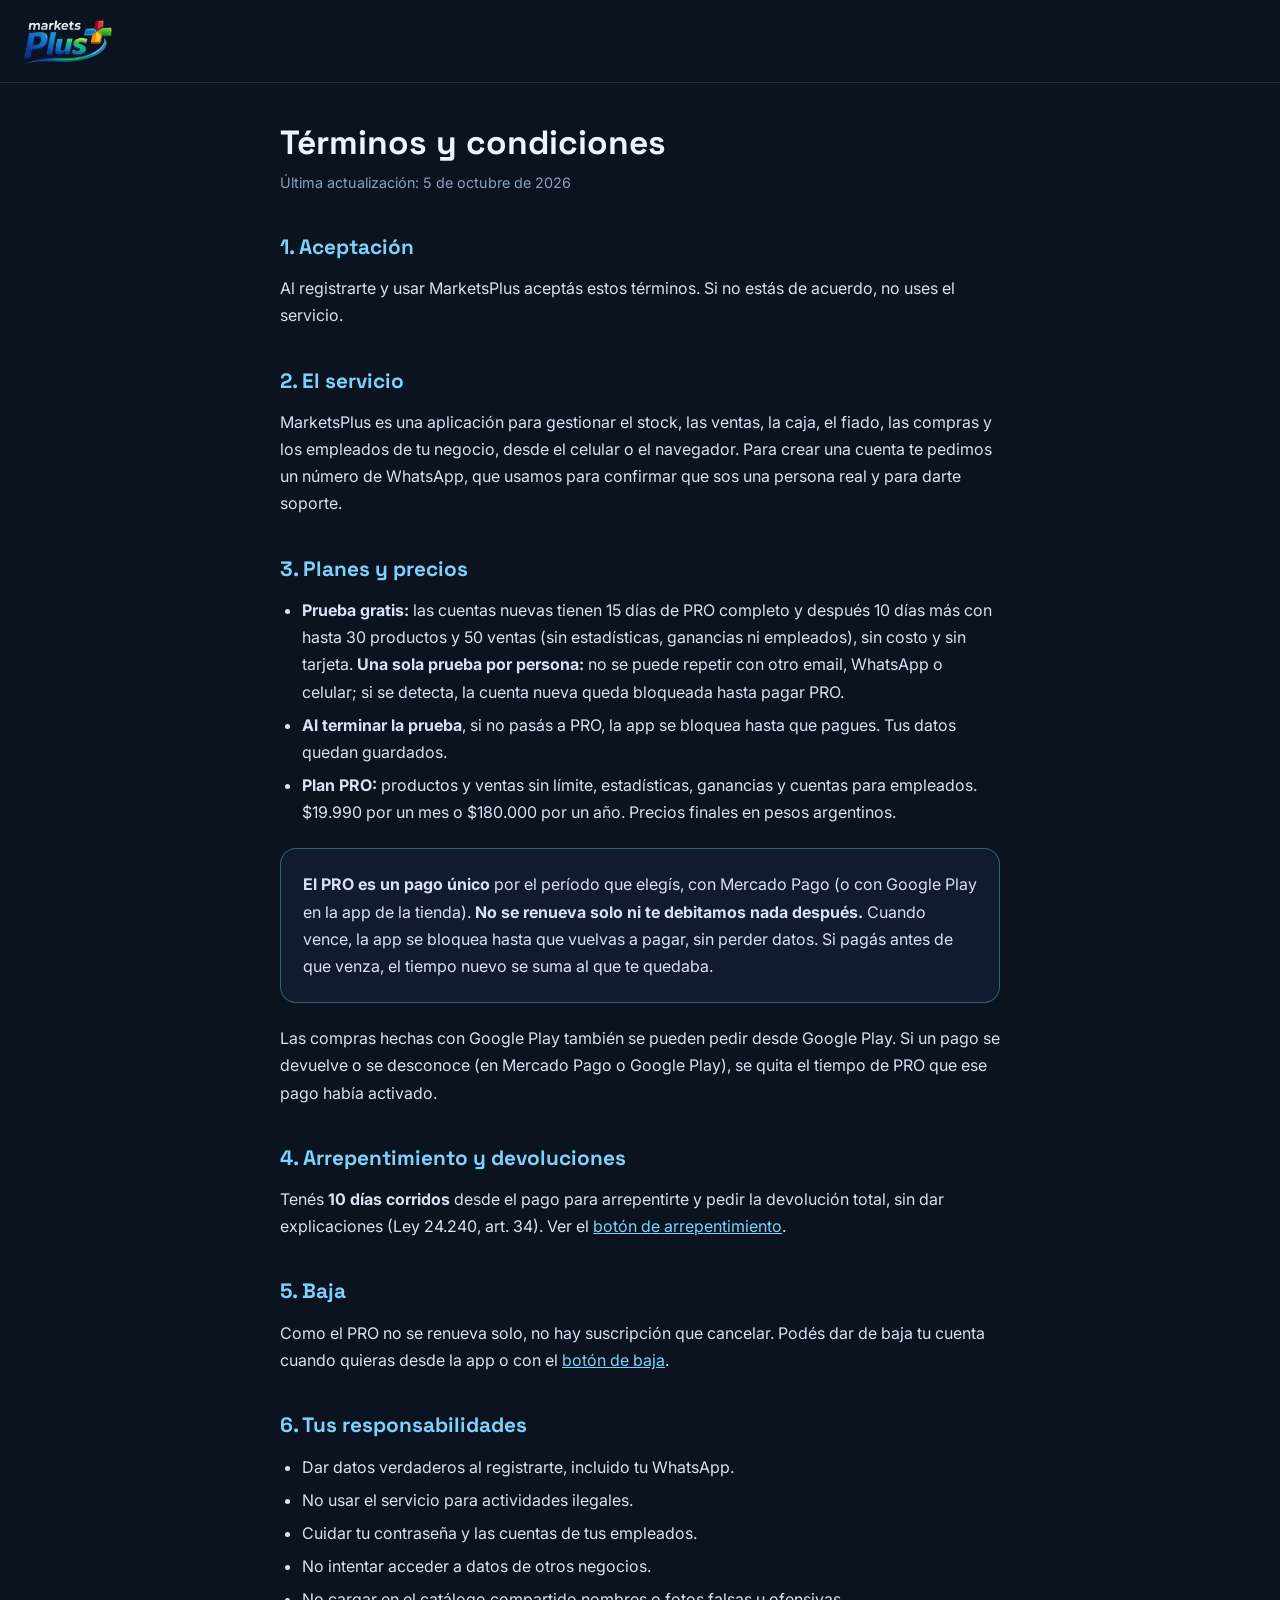
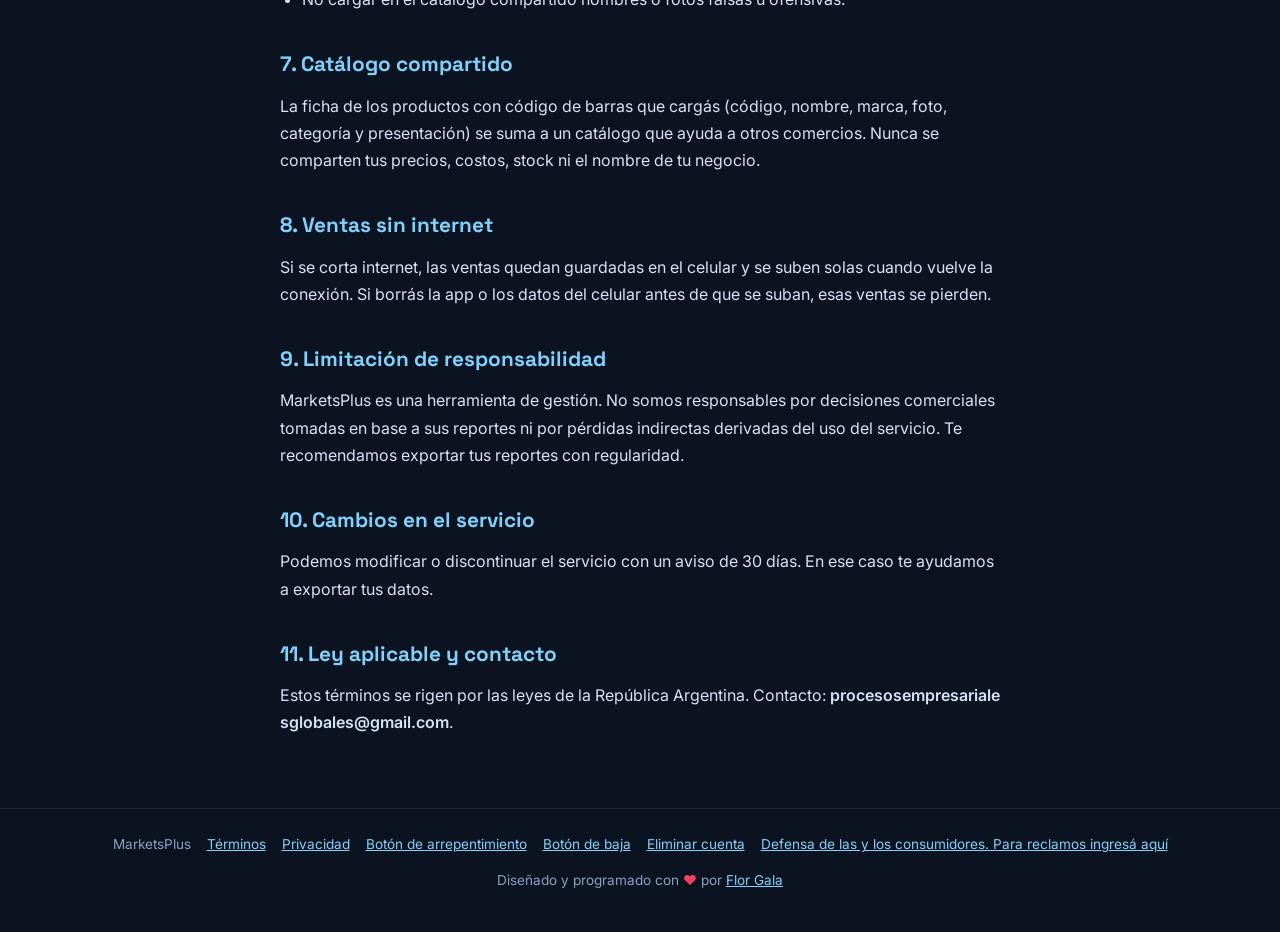
<file: terminos.html>
<!DOCTYPE html>
<html lang="es">
<head>
<meta charset="UTF-8">
<meta name="viewport" content="width=device-width, initial-scale=1.0">
<title>Términos y condiciones — MarketsPlus</title>
<meta name="description" content="Condiciones de uso de MarketsPlus: planes, pagos, arrepentimiento, baja y responsabilidades.">
<link rel="icon" type="image/png" href="assets/icons/favicon.png?v=2">
<link rel="apple-touch-icon" href="assets/icons/apple-touch-icon.png">
<link href="https://fonts.googleapis.com/css2?family=Space+Grotesk:wght@600;700&family=Inter:wght@400;500;600&display=swap" rel="stylesheet">
<link rel="stylesheet" href="css/legales.css">
</head>
<body>
<header><a href="index.html"><img src="assets/img/logo-marketplus.webp" alt="MarketsPlus" width="96" height="46"></a></header>
<main>
<h1>Términos y condiciones</h1>
<p class="fecha">Última actualización: 5 de octubre de 2026</p>

<h2>1. Aceptación</h2>
<p>Al registrarte y usar MarketsPlus aceptás estos términos. Si no estás de acuerdo, no uses el servicio.</p>

<h2>2. El servicio</h2>
<p>MarketsPlus es una aplicación para gestionar el stock, las ventas, la caja, el fiado, las compras y los empleados de tu negocio, desde el celular o el navegador. Para crear una cuenta te pedimos un número de WhatsApp, que usamos para confirmar que sos una persona real y para darte soporte.</p>

<h2>3. Planes y precios</h2>
<ul>
<li><b>Prueba gratis:</b> las cuentas nuevas tienen 15 días de PRO completo y después 10 días más con hasta 30 productos y 50 ventas (sin estadísticas, ganancias ni empleados), sin costo y sin tarjeta. <b>Una sola prueba por persona:</b> no se puede repetir con otro email, WhatsApp o celular; si se detecta, la cuenta nueva queda bloqueada hasta pagar PRO.</li>
<li><b>Al terminar la prueba</b>, si no pasás a PRO, la app se bloquea hasta que pagues. Tus datos quedan guardados.</li>
<li><b>Plan PRO:</b> productos y ventas sin límite, estadísticas, ganancias y cuentas para empleados. $19.990 por un mes o $180.000 por un año. Precios finales en pesos argentinos.</li>
</ul>
<div class="caja">
<p><b>El PRO es un pago único</b> por el período que elegís, con Mercado Pago (o con Google Play en la app de la tienda). <b>No se renueva solo ni te debitamos nada después.</b> Cuando vence, la app se bloquea hasta que vuelvas a pagar, sin perder datos. Si pagás antes de que venza, el tiempo nuevo se suma al que te quedaba.</p>
</div>
<p>Las compras hechas con Google Play también se pueden pedir desde Google Play. Si un pago se devuelve o se desconoce (en Mercado Pago o Google Play), se quita el tiempo de PRO que ese pago había activado.</p>

<h2>4. Arrepentimiento y devoluciones</h2>
<p>Tenés <b>10 días corridos</b> desde el pago para arrepentirte y pedir la devolución total, sin dar explicaciones (Ley 24.240, art. 34). Ver el <a href="arrepentimiento.html">botón de arrepentimiento</a>.</p>

<h2>5. Baja</h2>
<p>Como el PRO no se renueva solo, no hay suscripción que cancelar. Podés dar de baja tu cuenta cuando quieras desde la app o con el <a href="eliminar-cuenta.html#baja">botón de baja</a>.</p>

<h2>6. Tus responsabilidades</h2>
<ul>
<li>Dar datos verdaderos al registrarte, incluido tu WhatsApp.</li>
<li>No usar el servicio para actividades ilegales.</li>
<li>Cuidar tu contraseña y las cuentas de tus empleados.</li>
<li>No intentar acceder a datos de otros negocios.</li>
<li>No cargar en el catálogo compartido nombres o fotos falsas u ofensivas.</li>
</ul>

<h2>7. Catálogo compartido</h2>
<p>La ficha de los productos con código de barras que cargás (código, nombre, marca, foto, categoría y presentación) se suma a un catálogo que ayuda a otros comercios. Nunca se comparten tus precios, costos, stock ni el nombre de tu negocio.</p>

<h2>8. Ventas sin internet</h2>
<p>Si se corta internet, las ventas quedan guardadas en el celular y se suben solas cuando vuelve la conexión. Si borrás la app o los datos del celular antes de que se suban, esas ventas se pierden.</p>

<h2>9. Limitación de responsabilidad</h2>
<p>MarketsPlus es una herramienta de gestión. No somos responsables por decisiones comerciales tomadas en base a sus reportes ni por pérdidas indirectas derivadas del uso del servicio. Te recomendamos exportar tus reportes con regularidad.</p>

<h2>10. Cambios en el servicio</h2>
<p>Podemos modificar o discontinuar el servicio con un aviso de 30 días. En ese caso te ayudamos a exportar tus datos.</p>

<h2>11. Ley aplicable y contacto</h2>
<p>Estos términos se rigen por las leyes de la República Argentina. Contacto: <span class="mail">procesosempresarialesglobales@gmail.com</span>.</p>
</main>
<footer>
<span>MarketsPlus</span>
<a href="terminos.html">Términos</a>
<a href="privacidad.html">Privacidad</a>
<a href="arrepentimiento.html">Botón de arrepentimiento</a>
<a href="eliminar-cuenta.html#baja">Botón de baja</a>
<a href="eliminar-cuenta.html">Eliminar cuenta</a>
<a href="https://www.argentina.gob.ar/produccion/defensadelconsumidor/formulario" target="_blank" rel="noopener">Defensa de las y los consumidores. Para reclamos ingresá aquí</a>
<span class="pie-salto"></span><span>Diseñado y programado con <span class="corazon">♥</span> por <a href="https://mariaflorenciagala.netlify.app/" target="_blank" rel="noopener">Flor Gala</a></span>
</footer>
</body>
</html>
</file>
<file: css/estilos.css>
/* =========================================================
   MarketsPlus — página principal (index.html)
   ========================================================= */

/* ---------- Variables ---------- */
:root {
  --bg: #070c16;
  --surface: #0d1525;
  --card: #111c30;
  --primary: #0ea5e9;
  --cyan: #06b6d4;
  --cyan-light: #67e8f9;
  --green: #22c55e;
  --glow: rgba(14, 165, 233, .3);
  --glow-strong: rgba(6, 182, 212, .5);
  --text: #f0f6fc;
  --text-muted: #7a90a8;
  --text-dim: #4a607a;
  --link: #93c5fd;
  --border: rgba(14, 165, 233, .12);
  --border-bright: rgba(14, 165, 233, .35);
  --grad: linear-gradient(135deg, #0ea5e9, #06b6d4);
  --grad-soft: linear-gradient(135deg, rgba(14, 165, 233, .15), rgba(6, 182, 212, .08));
  --radius: 16px;
  --radius-sm: 10px;
  --font-title: 'Space Grotesk', sans-serif;
}

/* ---------- Base ---------- */
*, *::before, *::after { box-sizing: border-box; margin: 0; padding: 0; }
html { scroll-behavior: smooth; }
body {
  font-family: 'Inter', sans-serif;
  background: var(--bg);
  color: var(--text);
  line-height: 1.6;
  overflow-x: hidden;
}
h1, h2, h3, h4 { font-family: var(--font-title); line-height: 1.2; }
a { color: inherit; text-decoration: none; }
img { max-width: 100%; }
::-webkit-scrollbar { width: 6px; }
::-webkit-scrollbar-track { background: var(--bg); }
::-webkit-scrollbar-thumb { background: var(--primary); border-radius: 3px; }

.texto-grad {
  background: var(--grad);
  -webkit-background-clip: text;
  background-clip: text;
  -webkit-text-fill-color: transparent;
}

/* ---------- Navegación ---------- */
.nav {
  position: fixed; top: 0; left: 0; right: 0; z-index: 100;
  padding: 20px 40px;
  display: flex; align-items: center; justify-content: space-between;
  transition: all .4s ease;
}
.nav.scrolled {
  background: rgba(7, 12, 22, .85);
  backdrop-filter: blur(20px);
  -webkit-backdrop-filter: blur(20px);
  border-bottom: 1px solid var(--border);
  padding: 14px 40px;
  box-shadow: 0 4px 40px rgba(0, 0, 0, .4);
}
.nav-logo img { height: 58px; width: auto; display: block; filter: drop-shadow(0 0 8px rgba(14, 165, 233, .3)); }
.nav-links { display: flex; align-items: center; gap: 32px; list-style: none; }
.nav-links a { font-size: .875rem; color: var(--text-muted); font-weight: 500; transition: color .2s; }
.nav-links a:hover { color: var(--text); }
.nav-links a.nav-cta {
  background: var(--grad);
  color: #fff;
  padding: 10px 22px;
  border-radius: 50px;
  font-weight: 600;
  box-shadow: 0 0 20px var(--glow);
  transition: opacity .2s, transform .2s;
}
.nav-links a.nav-cta:hover { opacity: .9; transform: translateY(-1px); }
.nav-hamburger {
  display: none; flex-direction: column; gap: 5px;
  background: none; border: 0; padding: 6px; cursor: pointer;
}
.nav-hamburger span { width: 24px; height: 2px; background: var(--text); border-radius: 2px; }

/* ---------- Hero ---------- */
#hero {
  min-height: 100vh;
  display: flex; align-items: center; justify-content: center;
  text-align: center;
  position: relative;
  overflow: hidden;
  padding: 100px 20px 20px;
}
.hero-grid {
  position: absolute; inset: 0;
  background-image:
    linear-gradient(rgba(14, 165, 233, .04) 1px, transparent 1px),
    linear-gradient(90deg, rgba(14, 165, 233, .04) 1px, transparent 1px);
  background-size: 60px 60px;
  mask-image: radial-gradient(ellipse 80% 80% at 50% 50%, black 30%, transparent 80%);
}
.hero-orb {
  position: absolute; border-radius: 50%;
  filter: blur(80px); pointer-events: none;
  animation: flotar 8s ease-in-out infinite;
}
.hero-orb-1 { width: 500px; height: 500px; background: rgba(14, 165, 233, .08); top: -100px; left: -100px; }
.hero-orb-2 { width: 400px; height: 400px; background: rgba(6, 182, 212, .07); bottom: -80px; right: -80px; animation-delay: -4s; }
.hero-inner { position: relative; z-index: 1; max-width: 980px; }
.hero-logo {
  height: clamp(90px, 14vw, 160px); width: auto;
  margin-bottom: 28px;
  filter: drop-shadow(0 0 30px rgba(14, 165, 233, .35)) drop-shadow(0 4px 20px rgba(0, 0, 0, .6));
}
.hero-badge {
  display: inline-flex; align-items: center; gap: 8px;
  background: rgba(14, 165, 233, .1);
  border: 1px solid var(--border-bright);
  border-radius: 50px;
  padding: 6px 16px;
  font-size: .78rem; font-weight: 600;
  letter-spacing: .05em; text-transform: uppercase;
  color: var(--cyan-light);
  margin-bottom: 28px;
}
.hero-badge-dot {
  width: 7px; height: 7px; border-radius: 50%;
  background: var(--cyan); box-shadow: 0 0 8px var(--cyan);
  animation: latir 2s ease-in-out infinite;
}
#hero h1 {
  font-size: clamp(2.6rem, 6vw, 4.2rem);
  font-weight: 700; letter-spacing: -1.5px; line-height: 1.1;
  margin-bottom: 22px;
}
#hero p {
  font-size: clamp(1rem, 2vw, 1.2rem);
  color: var(--text-muted);
  max-width: 560px; margin: 0 auto 40px;
  line-height: 1.7;
}
.hero-ctas { display: flex; flex-wrap: wrap; gap: 14px; justify-content: center; margin: 30px 0 64px; }
.btn-hero-main, .btn-hero-sec {
  display: inline-block; padding: 16px 28px; border-radius: 14px;
  font-weight: 700; font-size: 1.05rem;
}
.btn-hero-main { background: linear-gradient(135deg, var(--primary), var(--green)); color: #04121f; box-shadow: 0 10px 30px rgba(14, 165, 233, .35); }
.btn-hero-sec { border: 1px solid rgba(255, 255, 255, .25); color: #e6f0ff; }
.btn-hero-main:focus-visible, .btn-hero-sec:focus-visible { outline: 3px solid #7dd3fc; outline-offset: 3px; }
#hero .hero-mini { opacity: .75; }

/* Lista de funciones del inicio (con íconos de colores) */
.hero-lista {
  list-style: none;
  display: flex; flex-wrap: wrap; justify-content: center; gap: 12px;
  max-width: 980px; margin: 0 auto 26px;
}
.hero-lista li {
  display: flex; align-items: center; gap: 10px;
  padding: 7px 18px 7px 7px;
  background: rgba(17, 28, 48, .8);
  border: 1px solid var(--border-bright);
  border-radius: 50px;
  font-weight: 600; font-size: .98rem;
  box-shadow: 0 6px 24px rgba(0, 0, 0, .25);
  transition: transform .2s, border-color .2s;
}
.hero-lista li:hover { transform: translateY(-3px); border-color: var(--cyan-light); }
.hero-ico {
  flex: none; width: 38px; height: 38px; border-radius: 50%;
  display: grid; place-items: center;
  box-shadow: 0 4px 14px rgba(0, 0, 0, .35);
}
.hero-ico svg { width: 20px; height: 20px; fill: none; stroke: #fff; stroke-width: 2.2; stroke-linecap: round; stroke-linejoin: round; }
.hero-ico--ventas { background: linear-gradient(135deg, #0ea5e9, #06b6d4); }
.hero-ico--stock { background: linear-gradient(135deg, #f97316, #f59e0b); }
.hero-ico--empleados { background: linear-gradient(135deg, #8b5cf6, #ec4899); }
.hero-ico--fiado { background: linear-gradient(135deg, #10b981, #14b8a6); }
.hero-ico--caja { background: linear-gradient(135deg, #22c55e, #84cc16); }

/* Etiqueta "PRO" junto a una función */
.tag-pro {
  display: inline-block; vertical-align: middle;
  font-size: .62rem; font-weight: 800; letter-spacing: .06em;
  padding: 2px 7px; border-radius: 50px;
  background: linear-gradient(135deg, #f59e0b, #f97316); color: #1a0f02;
}

/* ---------- Secciones (base) ---------- */
section { padding: 100px 20px; }
.container { max-width: 1200px; margin: 0 auto; }
.centrado { text-align: center; }
.section-label {
  font-size: .75rem; font-weight: 700; letter-spacing: .1em;
  text-transform: uppercase; color: var(--primary);
  margin-bottom: 12px;
}
.section-title { font-size: clamp(1.9rem, 4vw, 2.8rem); font-weight: 700; letter-spacing: -1px; margin-bottom: 16px; }
.section-sub { color: var(--text-muted); font-size: 1.05rem; max-width: 560px; line-height: 1.7; }
.centrado .section-sub { margin: 0 auto 60px; }
.divider { width: 48px; height: 3px; background: var(--grad); border-radius: 2px; margin: 0 auto 20px; }

/* ---------- Funciones ---------- */
#features .container { display: grid; grid-template-columns: 1fr 1fr; gap: 80px; align-items: center; }
.features-text .section-sub { margin-bottom: 36px; }
.features-highlight {
  background: var(--grad-soft);
  border: 1px solid var(--border-bright);
  border-radius: var(--radius-sm);
  padding: 16px 20px; margin-top: 28px;
  display: flex; align-items: center; gap: 12px;
  font-size: .875rem; color: var(--text-muted);
}
.features-highlight svg { flex: none; }
.features-highlight strong { color: var(--cyan-light); }
.features-grid { display: grid; grid-template-columns: 1fr 1fr; gap: 14px; }
.feat-card {
  background: var(--card);
  border: 1px solid var(--border);
  border-radius: var(--radius-sm);
  padding: 20px;
  transition: transform .25s, border-color .25s;
}
.feat-card:hover { transform: translateY(-3px); border-color: var(--border-bright); }
.feat-icon { font-size: 1.5rem; margin-bottom: 10px; display: block; }
.feat-card h4 { font-size: .9rem; font-weight: 600; margin-bottom: 6px; }
.feat-card p { font-size: .78rem; color: var(--text-muted); line-height: 1.5; }

/* ---------- Números ---------- */
#stats { background: var(--surface); text-align: center; padding: 80px 20px; }
.stats-grid {
  display: grid; grid-template-columns: repeat(auto-fit, minmax(180px, 1fr));
  gap: 40px; max-width: 900px; margin: 0 auto;
}
.stat-number {
  font-family: var(--font-title);
  font-size: clamp(2.5rem, 5vw, 3.5rem);
  font-weight: 700; line-height: 1;
  margin-bottom: 8px;
}
.stat-label { font-size: .875rem; color: var(--text-muted); }

/* ---------- Precios ---------- */
.pricing-toggle {
  display: inline-flex; align-items: center; gap: 12px;
  background: var(--card); border: 1px solid var(--border);
  border-radius: 50px; padding: 6px;
  margin-bottom: 48px;
}
.toggle-btn {
  padding: 8px 20px; border-radius: 50px;
  font-size: .85rem; font-weight: 600; font-family: inherit;
  cursor: pointer; border: none; background: transparent; color: var(--text-muted);
  transition: all .2s;
}
.toggle-btn.active { background: var(--grad); color: #fff; box-shadow: 0 0 15px var(--glow); }
.toggle-save { font-size: .7rem; color: #4ade80; margin-left: 4px; }
.plans-grid { display: grid; grid-template-columns: 1fr 1fr; gap: 24px; max-width: 760px; margin: 0 auto; }
.plan-card {
  background: var(--card);
  border: 1px solid var(--border);
  border-radius: var(--radius);
  padding: 36px 32px;
  text-align: left;
  position: relative; overflow: hidden;
}
.plan-card.featured {
  border-color: var(--border-bright);
  background: linear-gradient(160deg, rgba(14, 165, 233, .1) 0%, var(--card) 60%);
  box-shadow: 0 0 40px var(--glow), 0 20px 60px rgba(0, 0, 0, .4);
}
.plan-card.featured::before {
  content: '⭐ Más popular';
  position: absolute; top: 16px; right: 16px;
  background: var(--grad); color: #fff;
  font-size: .68rem; font-weight: 700; letter-spacing: .05em; text-transform: uppercase;
  padding: 4px 10px; border-radius: 50px;
}
.plan-name { font-size: .8rem; font-weight: 700; letter-spacing: .08em; text-transform: uppercase; color: var(--primary); margin-bottom: 10px; }
.plan-price-wrap { margin-bottom: 6px; }
.plan-price { font-family: var(--font-title); font-size: 2.4rem; font-weight: 700; letter-spacing: -1px; line-height: 1; }
.plan-period { font-size: .85rem; color: var(--text-muted); margin-bottom: 6px; }
.plan-save {
  font-size: .78rem; color: #4ade80; font-weight: 600;
  background: rgba(74, 222, 128, .1); border: 1px solid rgba(74, 222, 128, .25);
  border-radius: 50px; padding: 2px 10px; margin-bottom: 20px;
}
.plan-desc { font-size: .875rem; color: var(--text-muted); margin-bottom: 24px; line-height: 1.6; }
.plan-features { list-style: none; margin-bottom: 32px; display: flex; flex-direction: column; gap: 10px; }
.plan-features li { display: flex; align-items: flex-start; gap: 10px; font-size: .875rem; }
.plan-features .check { color: var(--primary); font-size: .9rem; flex-shrink: 0; margin-top: 2px; }
.btn-plan-free, .btn-plan-pro {
  display: block; text-align: center;
  padding: 13px; border-radius: 10px; font-weight: 600; font-size: .9rem;
}
.btn-plan-free { border: 1px solid var(--border-bright); color: var(--text); transition: background .2s; }
.btn-plan-free:hover { background: rgba(14, 165, 233, .1); }
.btn-plan-pro { background: var(--grad); color: #fff; box-shadow: 0 0 20px var(--glow); transition: opacity .2s, transform .2s; }
.btn-plan-pro:hover { opacity: .9; transform: translateY(-1px); }
.pricing-note { margin-top: 24px; font-size: .82rem; color: var(--text-dim); }
.pricing-note span { color: var(--primary); }
.pricing-note a { color: var(--link); text-decoration: underline; }

/* Mensual / anual: lo cambia el JS con la clase .is-annual en #pricing */
.annual { display: none; }
.is-annual .monthly { display: none; }
.is-annual .plan-price.annual,
.is-annual .plan-period.annual { display: block; }
.is-annual .plan-save.annual { display: inline-block; }

/* ---------- Cómo empezar ---------- */
#steps { background: var(--surface); }
.steps-grid { display: grid; grid-template-columns: repeat(auto-fit, minmax(240px, 1fr)); gap: 24px; }
.step-card {
  background: var(--card); border: 1px solid var(--border);
  border-radius: var(--radius); padding: 36px 28px;
  transition: transform .3s;
}
.step-card:hover { transform: translateY(-5px); }
.step-num { font-family: var(--font-title); font-size: 3rem; font-weight: 700; line-height: 1; margin-bottom: 16px; }
.step-card h3 { font-size: 1.05rem; font-weight: 700; margin-bottom: 10px; }
.step-card p { font-size: .875rem; color: var(--text-muted); line-height: 1.6; }

/* ---------- Descarga ---------- */
#download {
  text-align: center;
  background: radial-gradient(ellipse 70% 80% at 50% 50%, rgba(14, 165, 233, .12) 0%, transparent 70%), var(--bg);
  padding: 120px 20px;
}
#download .section-title { font-size: clamp(2rem, 5vw, 3rem); }
#download .section-sub { margin: 0 auto 48px; }
.download-btns { display: flex; justify-content: center; gap: 14px; flex-wrap: wrap; }
.btn-apk, .btn-web {
  padding: 16px 36px; border-radius: 50px;
  font-weight: 700; font-size: 1rem;
  display: flex; align-items: center; gap: 10px;
}
.btn-apk {
  background: var(--grad); color: #fff;
  box-shadow: 0 0 35px var(--glow-strong);
  transition: transform .2s, box-shadow .2s;
}
.btn-apk:hover { transform: translateY(-3px); box-shadow: 0 10px 50px var(--glow-strong); }
.btn-web {
  background: rgba(255, 255, 255, .05); border: 1px solid var(--border-bright);
  color: var(--text);
  transition: background .2s, transform .2s;
}
.btn-web:hover { background: rgba(14, 165, 233, .12); transform: translateY(-3px); }
.download-note { margin-top: 24px; font-size: .82rem; color: var(--text-dim); }
.oculto { display: none !important; }

/* ---------- Pie de página ---------- */
.site-footer { background: var(--surface); border-top: 1px solid var(--border); padding: 56px 20px 28px; position: relative; overflow: hidden; }
.site-footer::before {
  content: ""; position: absolute; inset: 0 0 auto 0; height: 1px;
  background: linear-gradient(90deg, transparent, var(--primary), var(--green), transparent);
  opacity: .6;
}
.site-footer a:focus-visible { outline: 2px solid var(--cyan-light); outline-offset: 3px; border-radius: 6px; }
.sf-grid { max-width: 1100px; margin: 0 auto; display: grid; grid-template-columns: 1.4fr 1fr 1.2fr 1.3fr; gap: 36px; }
.sf-brand p { color: var(--text-muted); font-size: .92rem; line-height: 1.65; margin: 14px 0 18px; max-width: 320px; }
.sf-logo img { height: 64px; width: auto; display: block; }
.sf-cta { display: inline-block; padding: 10px 18px; border-radius: 12px; background: var(--grad); color: #04121f; font-weight: 700; font-size: .9rem; }
.sf-col { display: flex; flex-direction: column; gap: 10px; min-width: 0; }
.sf-col h4 { font-size: .72rem; font-weight: 700; letter-spacing: .1em; text-transform: uppercase; color: var(--text-dim); margin-bottom: 4px; }
.sf-col a { color: var(--text-muted); font-size: .92rem; transition: color .2s; width: fit-content; }
.sf-col a:hover, .sf-col a:focus-visible { color: var(--cyan-light); }
.sf-col a.sf-pill { border: 1px solid var(--border-bright); border-radius: 8px; padding: 3px 10px; }
.sf-small { color: var(--text-dim); font-size: .82rem; line-height: 1.55; }
.sf-col a.sf-defensa { color: var(--text-muted); font-size: .82rem; text-decoration: underline; }
.sf-mail { color: var(--text); font-size: .88rem; font-weight: 600; user-select: all; overflow-wrap: anywhere; }

.sf-credit {
  max-width: 1100px; margin: 44px auto 0; padding: 18px 20px;
  border: 1px solid var(--border); border-radius: 18px;
  background: linear-gradient(135deg, rgba(14, 165, 233, .07), rgba(34, 197, 94, .05));
  display: flex; align-items: center; justify-content: space-between; gap: 18px;
}
.sf-dev { display: flex; align-items: center; gap: 14px; color: var(--text); min-width: 0; }
.sf-avatar {
  flex: none; position: relative;
  width: 52px; height: 52px; border-radius: 50%;
  display: grid; place-items: center; overflow: hidden;
  font-weight: 800; letter-spacing: .04em; font-size: .9rem; color: #04121f;
  background: linear-gradient(135deg, #38bdf8, var(--green) 60%, #f59e0b);
  box-shadow: 0 0 0 2px var(--surface), 0 0 0 4px rgba(56, 189, 248, .55), 0 6px 20px rgba(14, 165, 233, .25);
  transition: transform .25s;
}
/* La foto tapa las iniciales; si el archivo no está, se ven las iniciales */
.sf-avatar-foto { position: absolute; inset: 0; background: url(../assets/img/avatar-mfg.webp) center / cover no-repeat; }
.sf-dev:hover .sf-avatar, .sf-dev:focus-visible .sf-avatar { transform: scale(1.06); }
.sf-dev-line { font-size: .98rem; }
.sf-dev-line strong { background: linear-gradient(90deg, #7dd3fc, #86efac); -webkit-background-clip: text; background-clip: text; color: transparent; }
.sf-heart { color: #f43f5e; display: inline-block; animation: latido 1.6s ease-in-out infinite; }
.sf-web {
  flex: none; width: 40px; height: 40px; border-radius: 12px;
  display: grid; place-items: center;
  color: var(--text-muted); border: 1px solid var(--border);
  transition: color .2s, border-color .2s, transform .2s;
}
.sf-web:hover, .sf-web:focus-visible { color: var(--cyan-light); border-color: var(--border-bright); transform: translateY(-2px); }
.sf-hecho { display: inline-flex; align-items: center; gap: 6px; }
.sf-flag { border-radius: 2px; box-shadow: 0 0 0 1px rgba(255, 255, 255, .15); }
.sf-bottom { max-width: 1100px; margin: 22px auto 0; display: flex; justify-content: space-between; gap: 10px; flex-wrap: wrap; color: var(--text-dim); font-size: .8rem; }

/* ---------- Animaciones al hacer scroll ----------
   Solo si hay JS (clase .js en <html>): sin JS el contenido se ve igual. */
.js .reveal { opacity: 0; transform: translateY(32px); transition: opacity .7s ease, transform .7s ease; }
.js .reveal-left { opacity: 0; transform: translateX(-40px); transition: opacity .7s ease, transform .7s ease; }
.js .reveal-right { opacity: 0; transform: translateX(40px); transition: opacity .7s ease, transform .7s ease; }
.js .reveal.visible, .js .reveal-left.visible, .js .reveal-right.visible { opacity: 1; transform: none; }

/* Demora escalonada */
.d1 { transition-delay: 60ms; }
.d2 { transition-delay: 120ms; }
.d3 { transition-delay: 180ms; }
.d4 { transition-delay: 240ms; }
.d5 { transition-delay: 320ms; }
.d6 { transition-delay: 400ms; }
.d7 { transition-delay: 480ms; }
.d8 { transition-delay: 560ms; }

@keyframes flotar { 0%, 100% { transform: translateY(0); } 50% { transform: translateY(-30px); } }
@keyframes latir { 0%, 100% { opacity: 1; } 50% { opacity: .4; } }
@keyframes latido { 0%, 100% { transform: scale(1); } 15% { transform: scale(1.25); } 30% { transform: scale(1); } 45% { transform: scale(1.18); } }

/* ---------- Responsive ---------- */
@media (max-width: 900px) {
  #features .container { grid-template-columns: 1fr; gap: 50px; }
  .js .reveal-left, .js .reveal-right { transform: translateY(30px); }
  .sf-grid { grid-template-columns: 1fr 1fr; }
}
@media (max-width: 680px) {
  .hero-lista li { font-size: .9rem; padding-right: 14px; }
  .nav { padding: 18px 20px; }
  .nav.scrolled { padding: 12px 20px; }
  .nav-links { display: none; }
  .nav-hamburger { display: flex; }
  .plans-grid, .features-grid { grid-template-columns: 1fr; }

  /* Menú abierto en el celular */
  .nav-abierto .nav-links {
    display: flex; flex-direction: column;
    position: fixed; inset: 60px 0 0 0;
    background: rgba(7, 12, 22, .98);
    backdrop-filter: blur(20px);
    -webkit-backdrop-filter: blur(20px);
    align-items: center; justify-content: center; gap: 32px;
    z-index: 99;
  }
  .nav-abierto .nav-links a { font-size: 1.2rem; }
}
@media (max-width: 560px) {
  .sf-grid { grid-template-columns: 1fr; gap: 28px; }
  .sf-bottom { flex-direction: column; }
}
@media (prefers-reduced-motion: reduce) {
  .js .reveal, .js .reveal-left, .js .reveal-right { opacity: 1; transform: none; transition: none; }
  .hero-orb, .hero-badge-dot, .sf-heart { animation: none; }
}
</file>
<file: css/legales.css>
/* =========================================================
   MarketsPlus — páginas legales
   (términos, privacidad, arrepentimiento, eliminar cuenta)
   ========================================================= */

*,*::before,*::after {
  box-sizing: border-box;
  margin: 0;
  padding: 0;
}

body {
  font-family: 'Inter',system-ui,sans-serif;
  background: #0b1220;
  color: #eef4ff;
  line-height: 1.7;
}

header {
  padding: 18px 20px;
  border-bottom: 1px solid rgba(125,211,252,.15);
}

header img {
  height: 46px;
  width: auto;
  display: block;
}

main {
  max-width: 760px;
  margin: 0 auto;
  padding: 40px 20px 72px;
}

h1 {
  font-family: 'Space Grotesk',system-ui,sans-serif;
  font-size: 2.1rem;
  line-height: 1.2;
  margin-bottom: 8px;
}

h2 {
  font-family: 'Space Grotesk',system-ui,sans-serif;
  font-size: 1.3rem;
  margin: 34px 0 10px;
  color: #7dd3fc;
}

p,li {
  color: #d6e2f5;
  font-size: 1rem;
}

p+p {
  margin-top: 10px;
}

ul,ol {
  padding-left: 22px;
  margin: 8px 0;
}

li {
  margin: 6px 0;
}

.fecha {
  color: #8aa0bf;
  font-size: .9rem;
}

.caja {
  background: #111b2e;
  border: 1px solid rgba(125,211,252,.35);
  border-radius: 16px;
  padding: 22px;
  margin: 22px 0;
}

.mail {
  font-weight: 600;
  user-select: all;
  word-break: break-all;
}

a {
  color: #7dd3fc;
}

a:focus-visible {
  outline: 2px solid #7dd3fc;
  outline-offset: 2px;
}

footer {
  text-align: center;
  color: #8aa0bf;
  font-size: .85rem;
  padding: 24px 20px 40px;
  display: flex;
  flex-wrap: wrap;
  gap: 6px 16px;
  justify-content: center;
  border-top: 1px solid rgba(125,211,252,.12);
}

.pie-salto {
  flex-basis: 100%;
  height: 0;
}

.corazon {
  color: #f43f5e;
}
</file>
